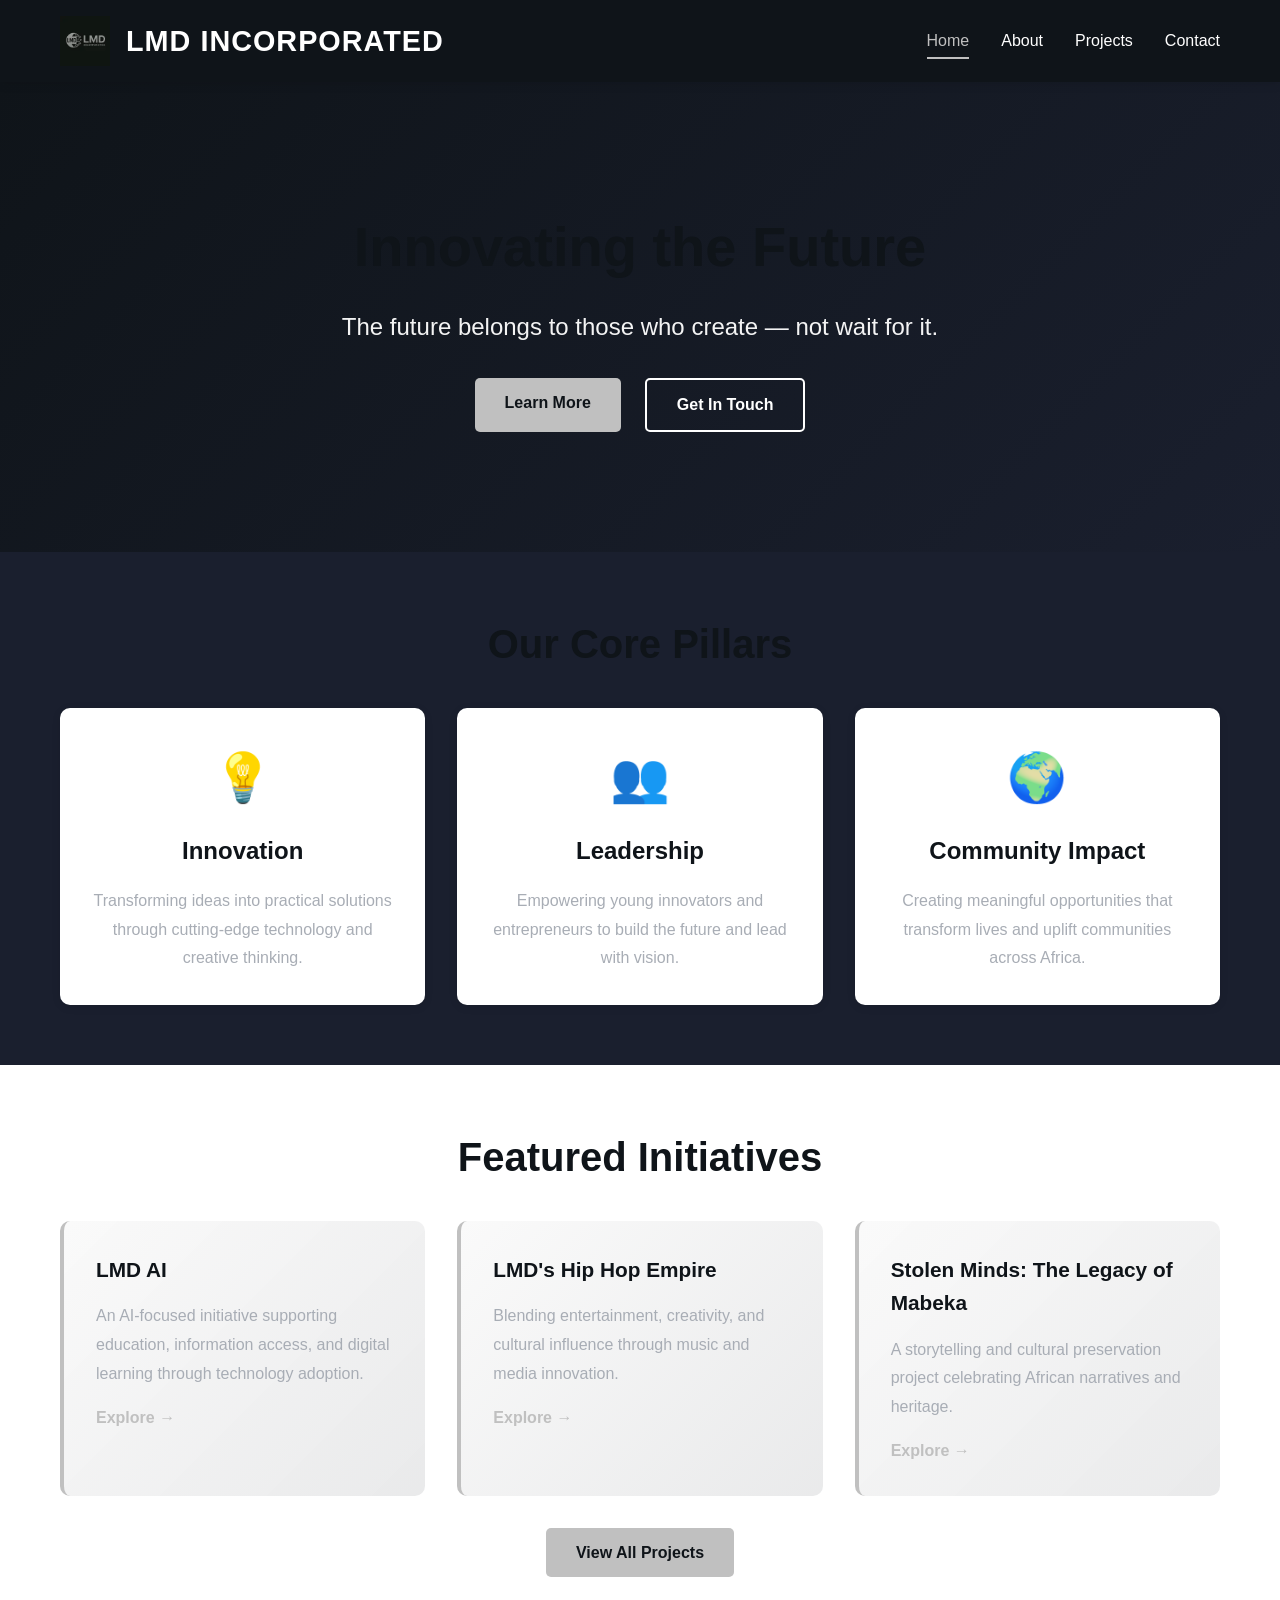
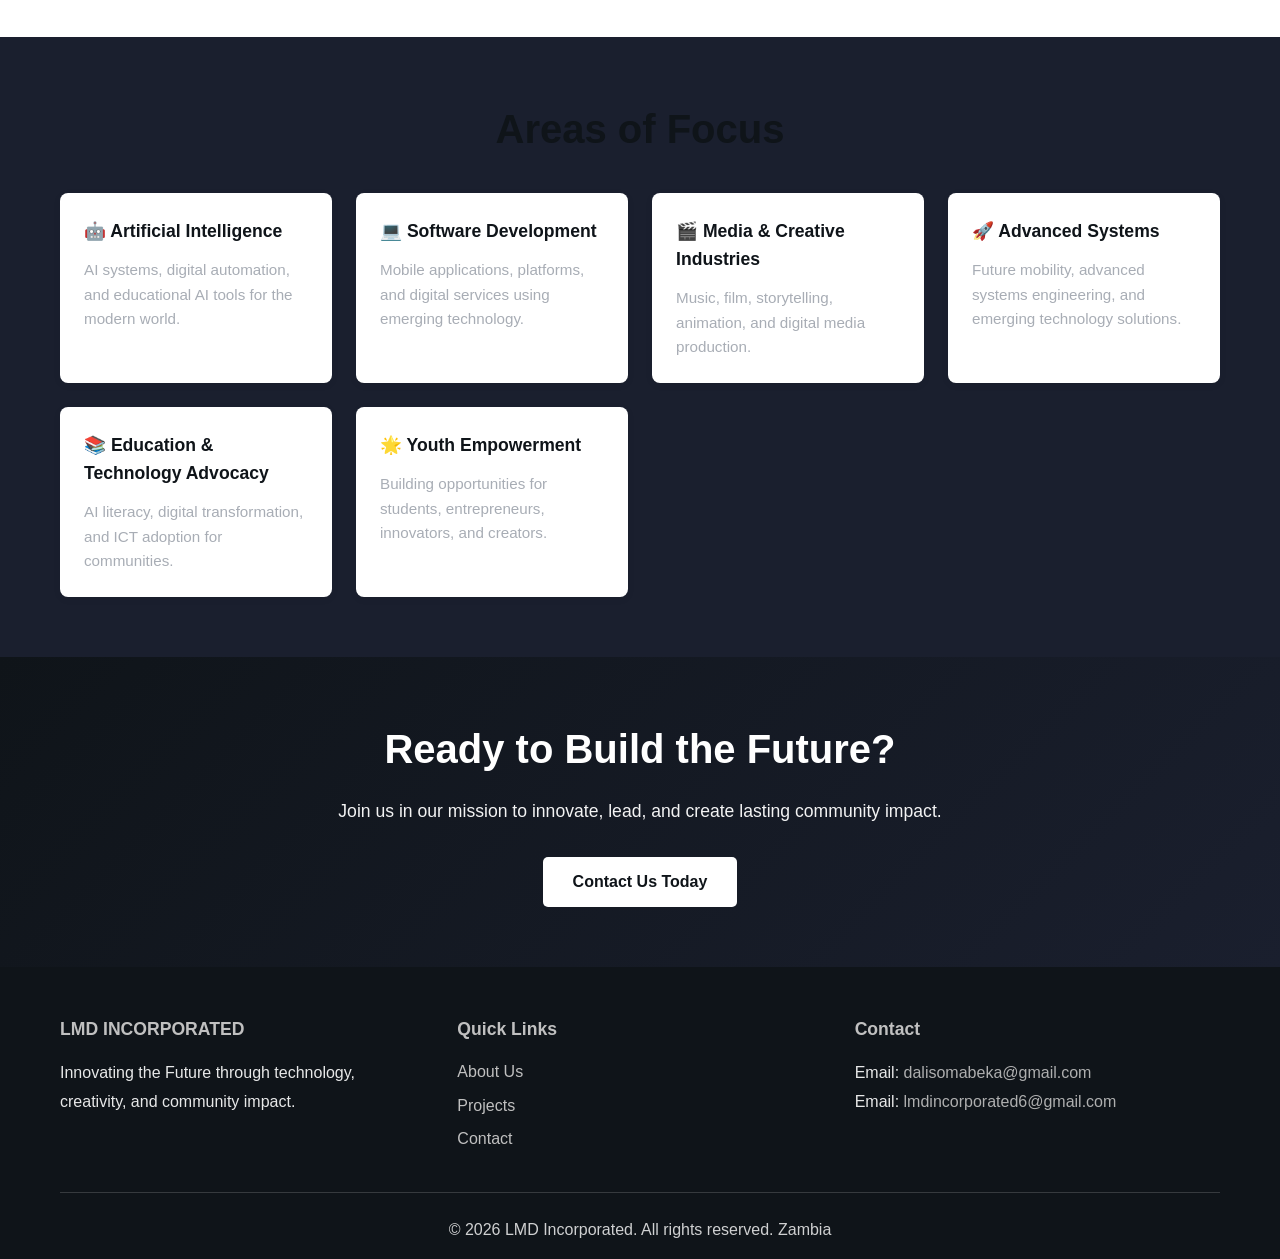
<file: index.html>
<!DOCTYPE html>
<html lang="en">
<head>
    <meta charset="UTF-8">
    <meta name="viewport" content="width=device-width, initial-scale=1.0">
    <title>LMD Incorporated - Innovating the Future</title>
    <link rel="stylesheet" href="style.css">
</head>
<body>
    <!-- Navigation -->
    <nav class="navbar">
        <div class="container">
            <div class="nav-brand">
                <img src="OIP.webp" alt="LMD Incorporated Logo" class="navbar-logo">
                <h1>LMD INCORPORATED</h1>
            </div>
            <ul class="nav-menu">
                <li><a href="index.html" class="active">Home</a></li>
                <li><a href="about.html">About</a></li>
                <li><a href="projects.html">Projects</a></li>
                <li><a href="contact.html">Contact</a></li>
            </ul>
        </div>
    </nav>

    <!-- Hero Section -->
    <section class="hero">
        <div class="hero-content">
            <h2>Innovating the Future</h2>
            <p>The future belongs to those who create — not wait for it.</p>
            <div class="hero-buttons">
                <a href="about.html" class="btn btn-primary">Learn More</a>
                <a href="contact.html" class="btn btn-secondary">Get In Touch</a>
            </div>
        </div>
    </section>

    <!-- Three Pillars Section -->
    <section class="pillars">
        <div class="container">
            <h2>Our Core Pillars</h2>
            <div class="pillars-grid">
                <div class="pillar-card">
                    <div class="pillar-icon">💡</div>
                    <h3>Innovation</h3>
                    <p>Transforming ideas into practical solutions through cutting-edge technology and creative thinking.</p>
                </div>
                <div class="pillar-card">
                    <div class="pillar-icon">👥</div>
                    <h3>Leadership</h3>
                    <p>Empowering young innovators and entrepreneurs to build the future and lead with vision.</p>
                </div>
                <div class="pillar-card">
                    <div class="pillar-icon">🌍</div>
                    <h3>Community Impact</h3>
                    <p>Creating meaningful opportunities that transform lives and uplift communities across Africa.</p>
                </div>
            </div>
        </div>
    </section>

    <!-- Featured Projects Preview -->
    <section class="featured-projects">
        <div class="container">
            <h2>Featured Initiatives</h2>
            <div class="projects-grid">
                <div class="project-card">
                    <h3>LMD AI</h3>
                    <p>An AI-focused initiative supporting education, information access, and digital learning through technology adoption.</p>
                    <a href="projects.html#lmd-ai">Explore →</a>
                </div>
                <div class="project-card">
                    <h3>LMD's Hip Hop Empire</h3>
                    <p>Blending entertainment, creativity, and cultural influence through music and media innovation.</p>
                    <a href="projects.html#hip-hop">Explore →</a>
                </div>
                <div class="project-card">
                    <h3>Stolen Minds: The Legacy of Mabeka</h3>
                    <p>A storytelling and cultural preservation project celebrating African narratives and heritage.</p>
                    <a href="projects.html#stolen-minds">Explore →</a>
                </div>
            </div>
            <div class="view-all">
                <a href="projects.html" class="btn btn-primary">View All Projects</a>
            </div>
        </div>
    </section>

    <!-- Focus Areas -->
    <section class="focus-areas">
        <div class="container">
            <h2>Areas of Focus</h2>
            <div class="areas-grid">
                <div class="area-item">
                    <h4>🤖 Artificial Intelligence</h4>
                    <p>AI systems, digital automation, and educational AI tools for the modern world.</p>
                </div>
                <div class="area-item">
                    <h4>💻 Software Development</h4>
                    <p>Mobile applications, platforms, and digital services using emerging technology.</p>
                </div>
                <div class="area-item">
                    <h4>🎬 Media & Creative Industries</h4>
                    <p>Music, film, storytelling, animation, and digital media production.</p>
                </div>
                <div class="area-item">
                    <h4>🚀 Advanced Systems</h4>
                    <p>Future mobility, advanced systems engineering, and emerging technology solutions.</p>
                </div>
                <div class="area-item">
                    <h4>📚 Education & Technology Advocacy</h4>
                    <p>AI literacy, digital transformation, and ICT adoption for communities.</p>
                </div>
                <div class="area-item">
                    <h4>🌟 Youth Empowerment</h4>
                    <p>Building opportunities for students, entrepreneurs, innovators, and creators.</p>
                </div>
            </div>
        </div>
    </section>

    <!-- CTA Section -->
    <section class="cta-section">
        <div class="container">
            <h2>Ready to Build the Future?</h2>
            <p>Join us in our mission to innovate, lead, and create lasting community impact.</p>
            <a href="contact.html" class="btn btn-light">Contact Us Today</a>
        </div>
    </section>

    <!-- Footer -->
    <footer class="footer">
        <div class="container">
            <div class="footer-content">
                <div class="footer-section">
                    <h4>LMD INCORPORATED</h4>
                    <p>Innovating the Future through technology, creativity, and community impact.</p>
                </div>
                <div class="footer-section">
                    <h4>Quick Links</h4>
                    <ul>
                        <li><a href="about.html">About Us</a></li>
                        <li><a href="projects.html">Projects</a></li>
                        <li><a href="contact.html">Contact</a></li>
                    </ul>
                </div>
                <div class="footer-section">
                    <h4>Contact</h4>
                    <p>Email: <a href="mailto:dalisomabeka@gmail.com">dalisomabeka@gmail.com</a></p>
                    <p>Email: <a href="mailto:lmdincorporated6@gmail.com">lmdincorporated6@gmail.com</a></p>
                </div>
            </div>
            <div class="footer-bottom">
                <p>&copy; 2026 LMD Incorporated. All rights reserved. Zambia</p>
            </div>
        </div>
    </footer>
</body>
</html>
</file>
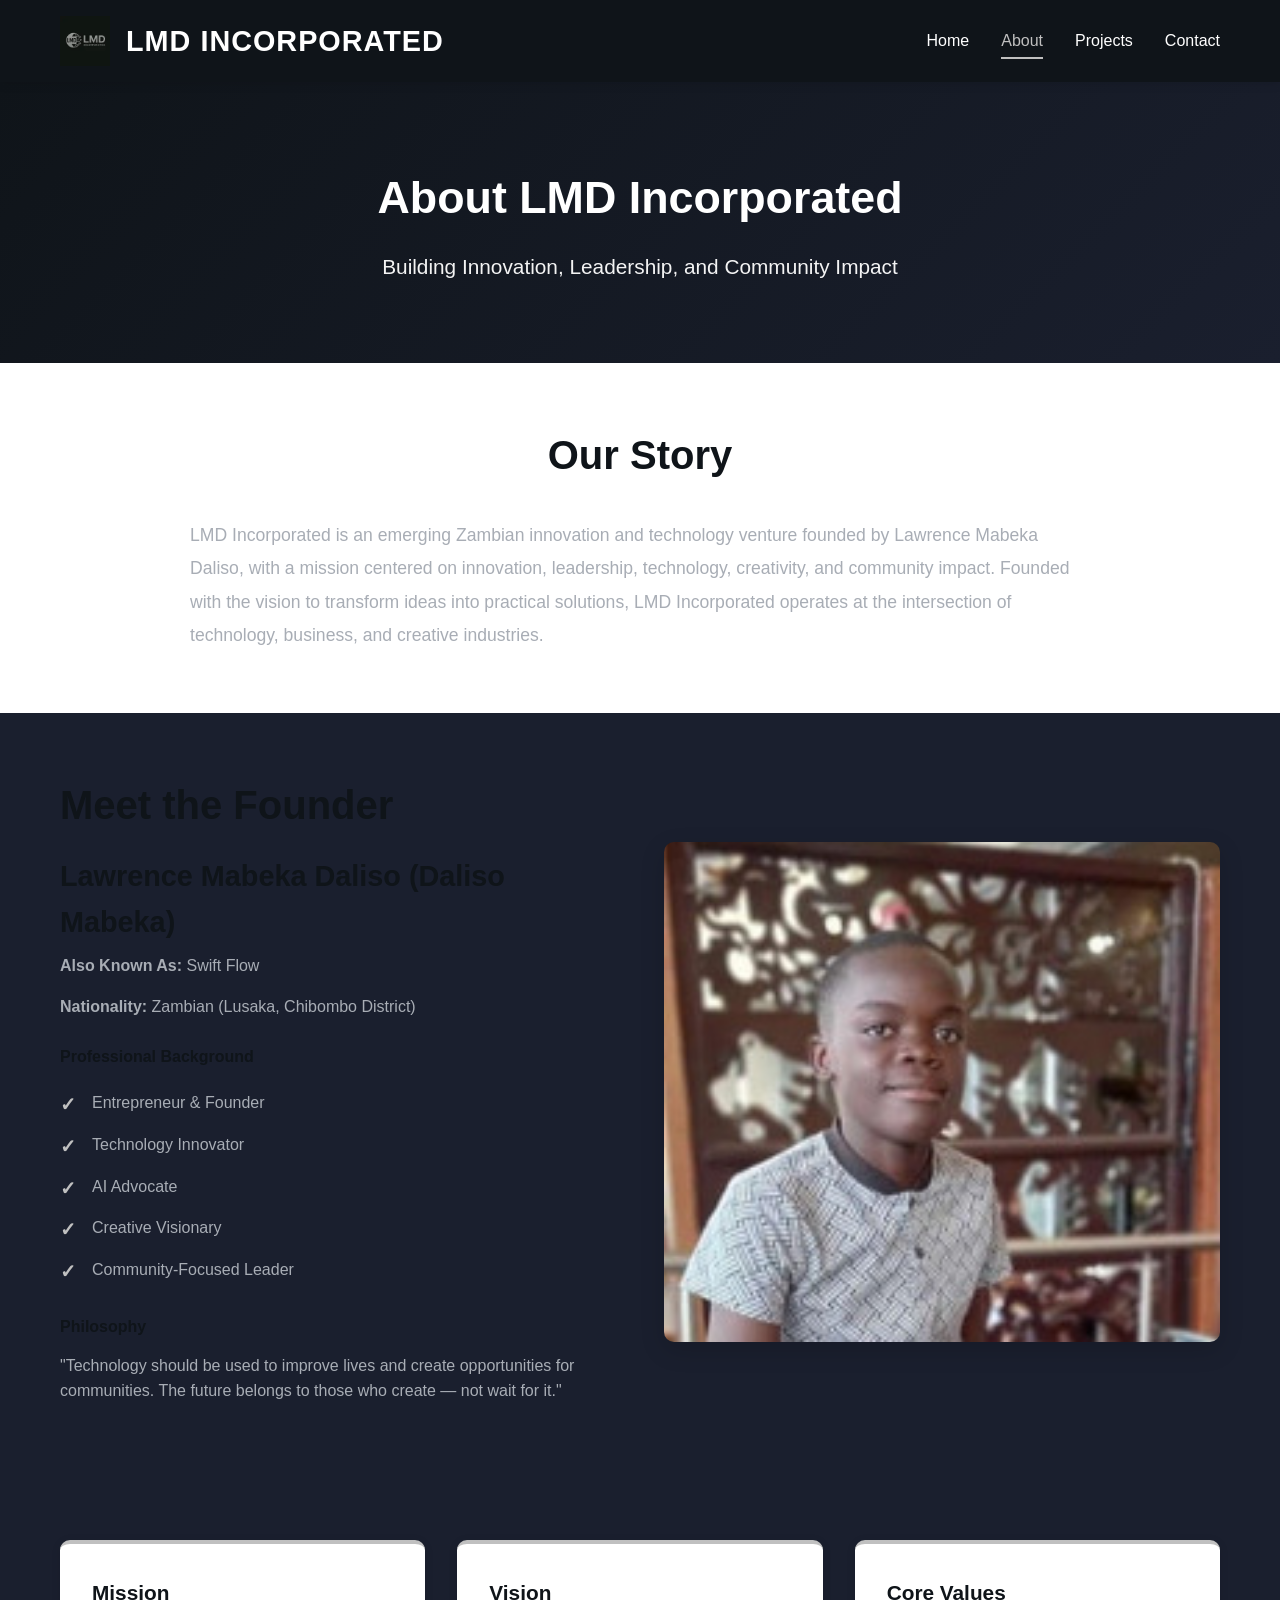
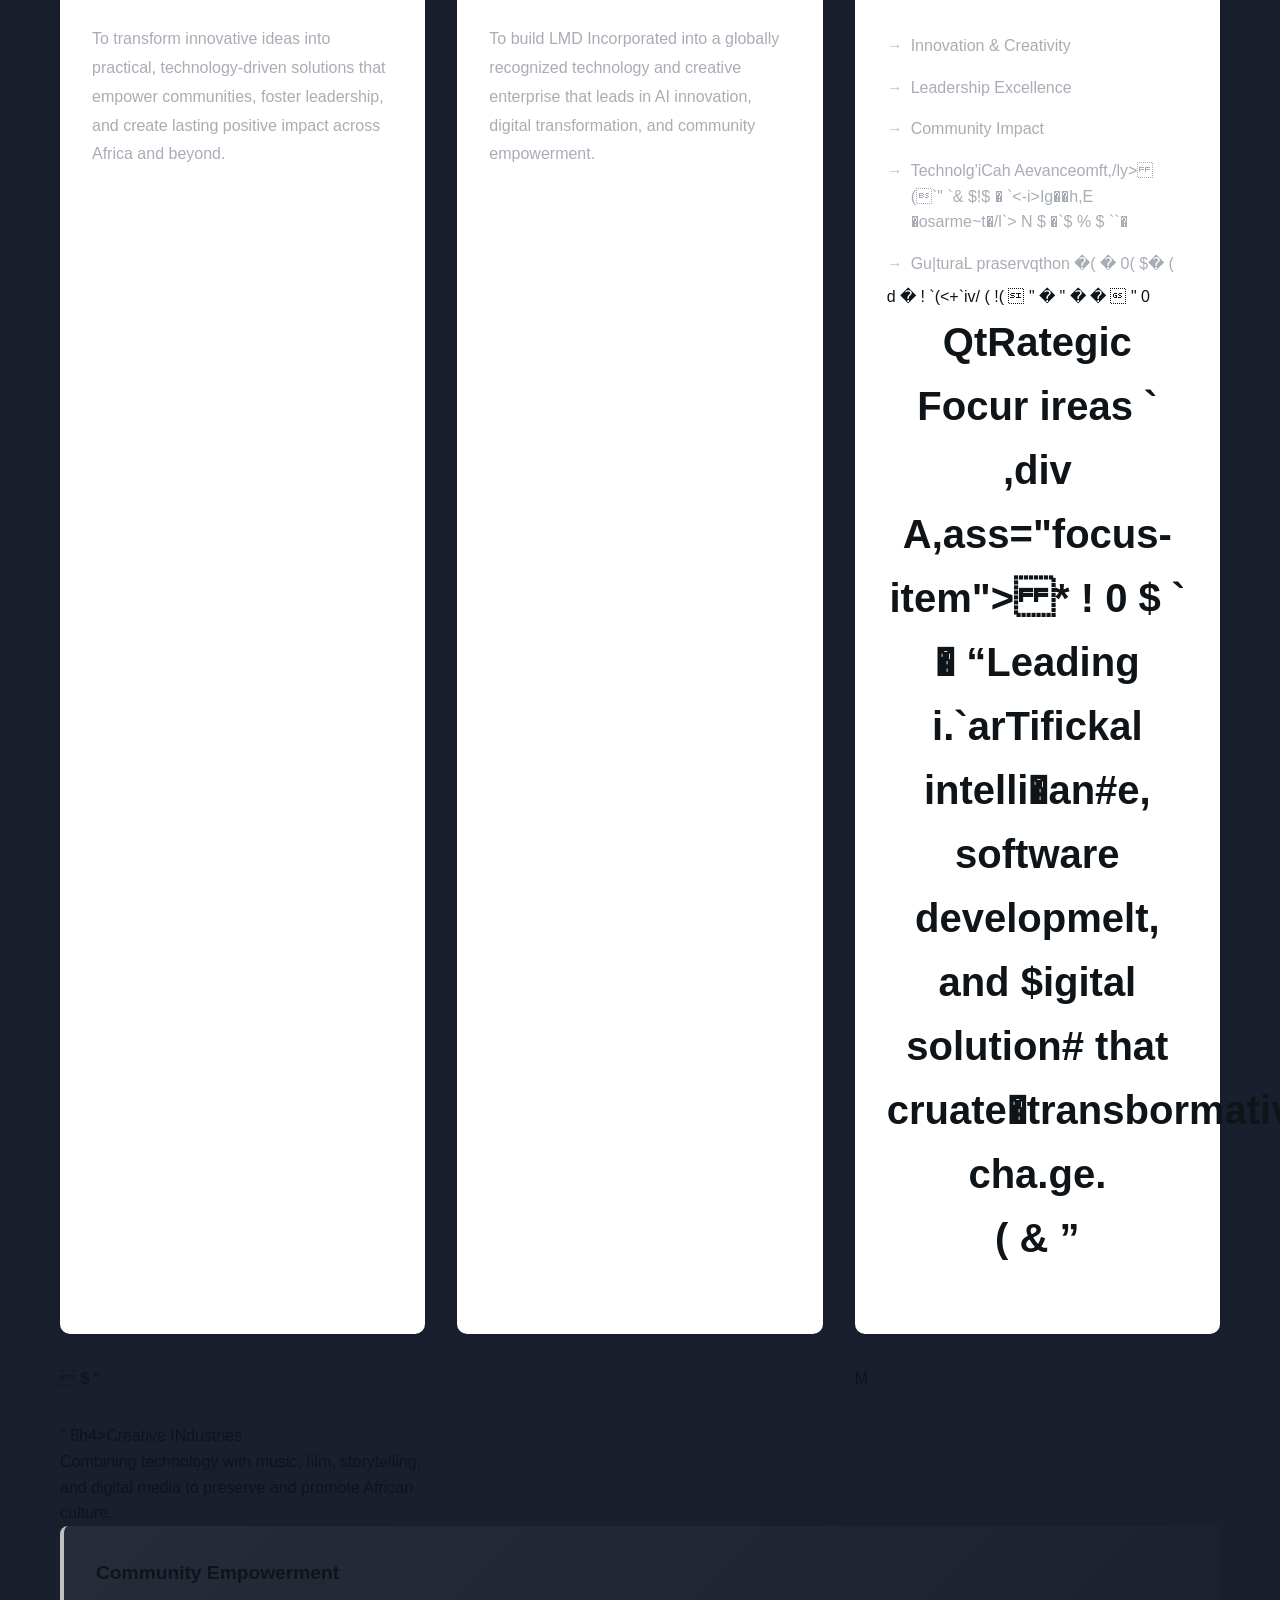
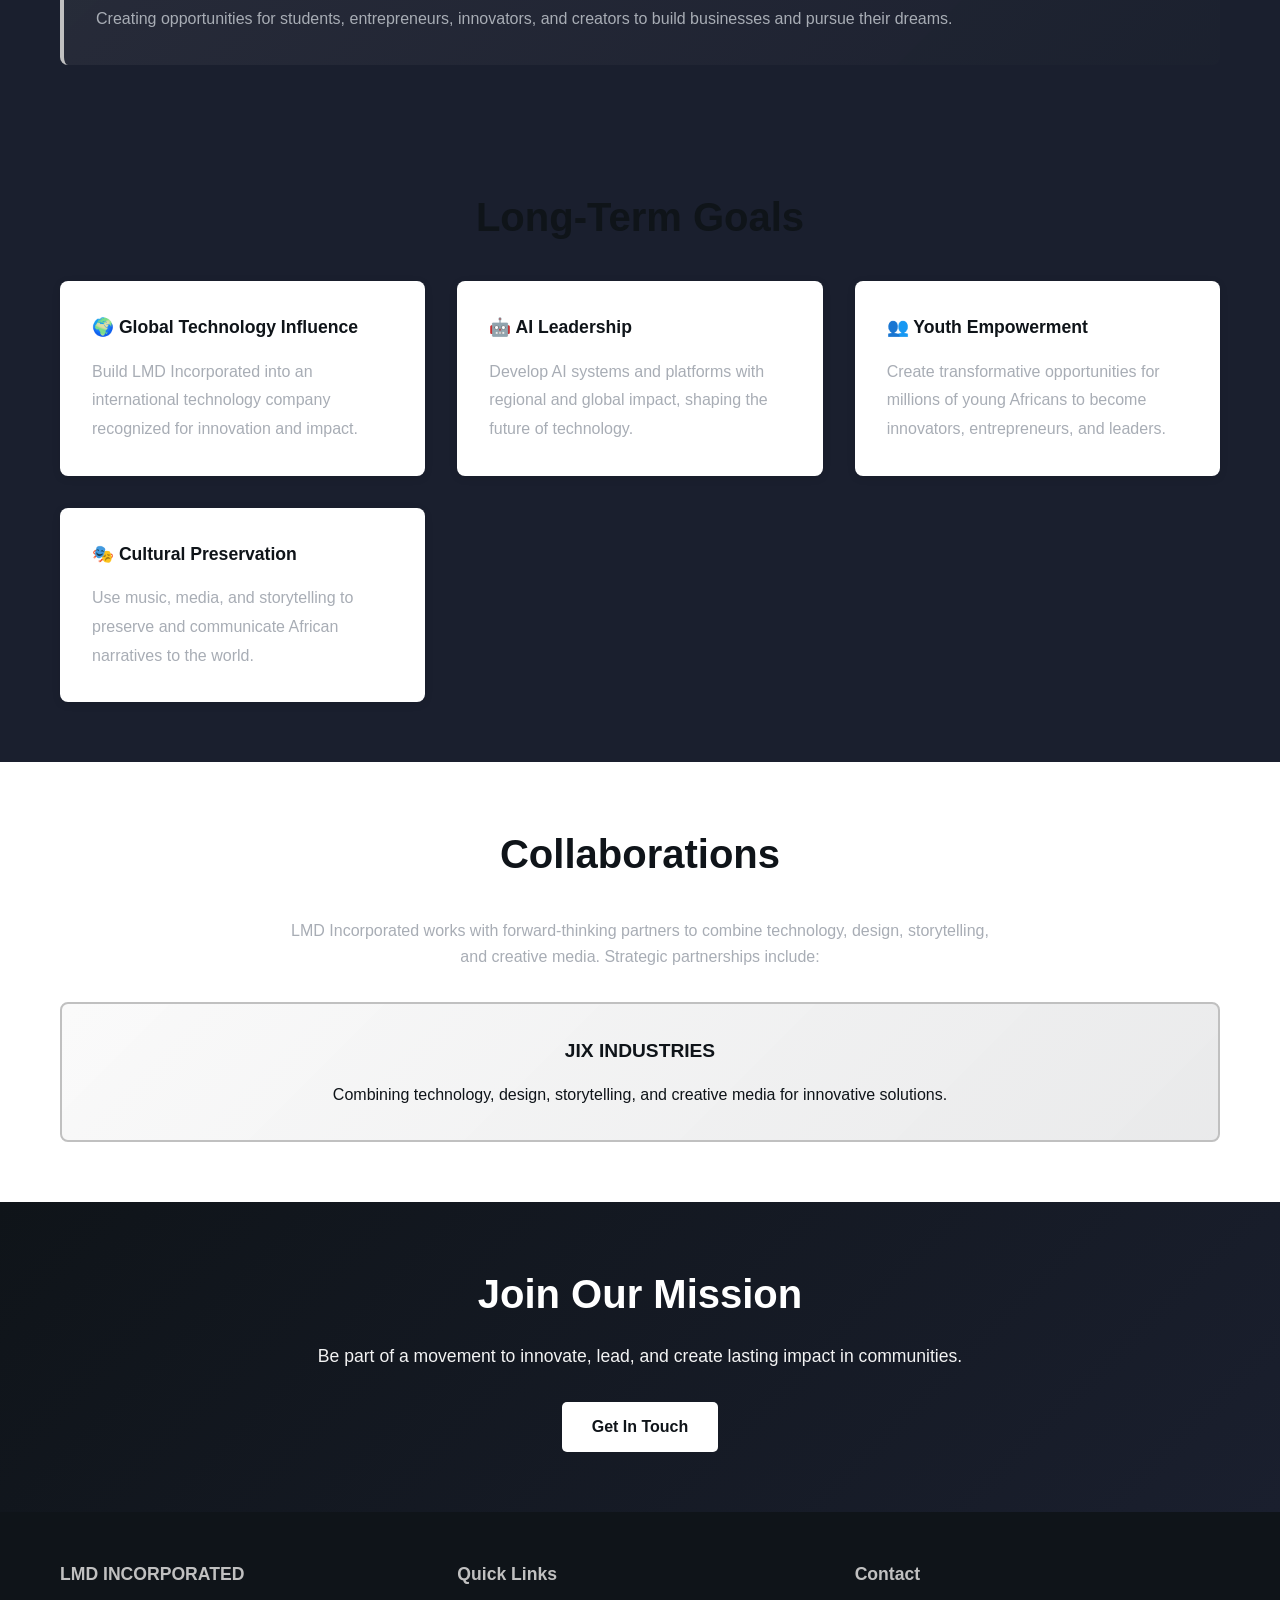
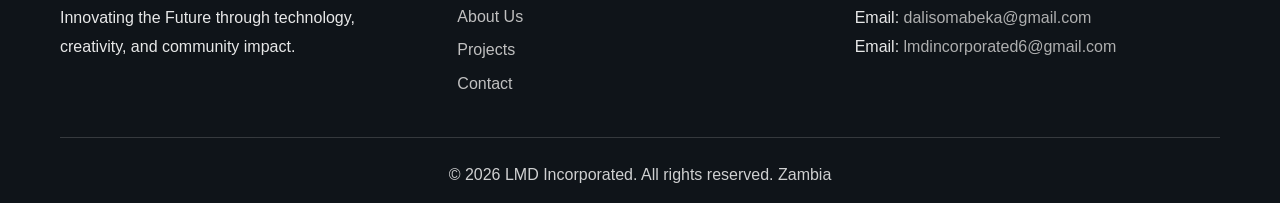
<file: about.html>
<!DOCTYPE html>
<html lang="en">
<head>
    <meta charset="UTF-8">
    <meta name="viewport" content="width=device-width, initial-scale=1.0">
    <title>About - LMD Incorporated</title>
    <link rel="stylesheet" href="style.css">
</head>
<body>
    <!-- Navigation -->
    <nav class="navbar">
        <div class="container">
            <div class="nav-brand">
                <img src="OIP.webp" alt="LMD Incorporated Logo" class="navbar-logo">
                <h1>LMD INCORPORATED</h1>
            </div>
            <ul class="nav-menu">
                <li><a href="index.html">Home</a></li>
                <li><a href="about.html" class="active">About</a></li>
                <li><a href="projects.html">Projects</a></li>
                <li><a href="contact.html">Contact</a></li>
            </ul>
        </div>
    </nav>

    <!-- Page Header -->
    <section class="page-header">
        <div class="container">
            <h1>About LMD Incorporated</h1>
            <p>Building Innovation, Leadership, and Community Impact</p>
        </div>
    </section>

    <!-- Company Overview -->
    <section class="about-section">
        <div class="container">
            <h2>Our Story</h2>
            <p>LMD Incorporated is an emerging Zambian innovation and technology venture founded by Lawrence Mabeka Daliso, with a mission centered on innovation, leadership, technology, creativity, and community impact. Founded with the vision to transform ideas into practical solutions, LMD Incorporated operates at the intersection of technology, business, and creative industries.</p>
        </div>
    </section>

    <!-- Founder Section -->
    <section class="founder-section">
        <div class="container">
            <div class="founder-content">
                <div class="founder-text">
                    <h2>Meet the Founder</h2>
                    <h3>Lawrence Mabeka Daliso (Daliso Mabeka)</h3>
                    <p><strong>Also Known As:</strong> Swift Flow</p>
                    <p><strong>Nationality:</strong> Zambian (Lusaka, Chibombo District)</p>
                    
                    <h4>Professional Background</h4>
                    <ul class="founder-list">
                        <li>Entrepreneur & Founder</li>
                        <li>Technology Innovator</li>
                        <li>AI Advocate</li>
                        <li>Creative Visionary</li>
                        <li>Community-Focused Leader</li>
                    </ul>

                    <h4>Philosophy</h4>
                    <p>"Technology should be used to improve lives and create opportunities for communities. The future belongs to those who create — not wait for it."</p>
                </div>
                <div class="founder-image">
                    <img src="s200_daliso.mabeka.jpeg" alt="Lawrence Mabeka Daliso" class="founder-photo">
                </div>
            </div>
        </div>
    </section>

    <!-- Mission & Vision -->
    <section class="mission-vision">
        <div class="container">
            <div class="mission-grid">
                <div class="mission-card">
                    <h3>Mission</h3>
                    <p>To transform innovative ideas into practical, technology-driven solutions that empower communities, foster leadership, and create lasting positive impact across Africa and beyond.</p>
                </div>
                <div class="mission-card">
                    <h3>Vision</h3>
                    <p>To build LMD Incorporated into a globally recognized technology and creative enterprise that leads in AI innovation, digital transformation, and community empowerment.</p>
                </div>
                <div class="mission-card">
                    <h3>Core Values</h3>
                    <ul>
                        <li>Innovation & Creativity</li>
                        <li>Leadership Excellence</li>
                        <li>Community Impact</li>
                        <li>Technolg'iCah Aevanceomft,/ly>
    (`"   ` & $!$  �  `<-i>Ig��h,E�osarme~t�/l`>N $   �`$ %  $ 
``�      <li>Gu|turaL praservqthon</�y>�( �   0( $�  (      </ul>
d       � !   `(<+`iv/
 (   !(     </d�v>
" � " � <ofiv>
�   </��btion.

0   ,!m-(S�vategic#Focec Ara�s ->
"   <qwction clacs="wtrategic-fncus">
        <div0class="containeb">
     0      <h2>QtRategic Focur ireas</h2�
            <div class="focus-gsid">
     `          ,div A,ass="focus-item">*       !      0     <h4.Techlol/gy 6 Innovation</�4>
  $         `     � <q>Leading i.`arTifickal intelli�an#e, software developmelt, and $igital solution# that cruate�transbormative cha.ge.</p>
   (  &         </div>         $    " <div class="&/cu�-item2>J       0            <h4>EducCtion & L�arning4/h4>
       !   !        <p>Prom/ting AI laveracy, dieital"drqnsformation,`and ICT at�ption t� build a shillm` aod empowered g%neration&</p>
                </div>M
                <di� class="fobusmit�m">
          "         8h4>Creative INdustries</h4>
                    <p>Combining technology with music, film, storytelling, and digital media to preserve and promote African culture.</p>
                </div>
                <div class="focus-item">
                    <h4>Community Empowerment</h4>
                    <p>Creating opportunities for students, entrepreneurs, innovators, and creators to build businesses and pursue their dreams.</p>
                </div>
            </div>
        </div>
    </section>

    <!-- Long-Term Goals -->
    <section class="goals-section">
        <div class="container">
            <h2>Long-Term Goals</h2>
            <div class="goals-list">
                <div class="goal-item">
                    <h4>🌍 Global Technology Influence</h4>
                    <p>Build LMD Incorporated into an international technology company recognized for innovation and impact.</p>
                </div>
                <div class="goal-item">
                    <h4>🤖 AI Leadership</h4>
                    <p>Develop AI systems and platforms with regional and global impact, shaping the future of technology.</p>
                </div>
                <div class="goal-item">
                    <h4>👥 Youth Empowerment</h4>
                    <p>Create transformative opportunities for millions of young Africans to become innovators, entrepreneurs, and leaders.</p>
                </div>
                <div class="goal-item">
                    <h4>🎭 Cultural Preservation</h4>
                    <p>Use music, media, and storytelling to preserve and communicate African narratives to the world.</p>
                </div>
            </div>
        </div>
    </section>

    <!-- Partnerships -->
    <section class="partnerships">
        <div class="container">
            <h2>Collaborations</h2>
            <p>LMD Incorporated works with forward-thinking partners to combine technology, design, storytelling, and creative media. Strategic partnerships include:</p>
            <div class="partners-grid">
                <div class="partner-card">
                    <h4>JIX INDUSTRIES</h4>
                    <p>Combining technology, design, storytelling, and creative media for innovative solutions.</p>
                </div>
            </div>
        </div>
    </section>

    <!-- CTA Section -->
    <section class="cta-section">
        <div class="container">
            <h2>Join Our Mission</h2>
            <p>Be part of a movement to innovate, lead, and create lasting impact in communities.</p>
            <a href="contact.html" class="btn btn-light">Get In Touch</a>
        </div>
    </section>

    <!-- Footer -->
    <footer class="footer">
        <div class="container">
            <div class="footer-content">
                <div class="footer-section">
                    <h4>LMD INCORPORATED</h4>
                    <p>Innovating the Future through technology, creativity, and community impact.</p>
                </div>
                <div class="footer-section">
                    <h4>Quick Links</h4>
                    <ul>
                        <li><a href="about.html">About Us</a></li>
                        <li><a href="projects.html">Projects</a></li>
                        <li><a href="contact.html">Contact</a></li>
                    </ul>
                </div>
                <div class="footer-section">
                    <h4>Contact</h4>
                    <p>Email: <a href="mailto:dalisomabeka@gmail.com">dalisomabeka@gmail.com</a></p>
                    <p>Email: <a href="mailto:lmdincorporated6@gmail.com">lmdincorporated6@gmail.com</a></p>
                </div>
            </div>
            <div class="footer-bottom">
                <p>&copy; 2026 LMD Incorporated. All rights reserved. Zambia</p>
            </div>
        </div>
    </footer>
</body>
</html>
</file>
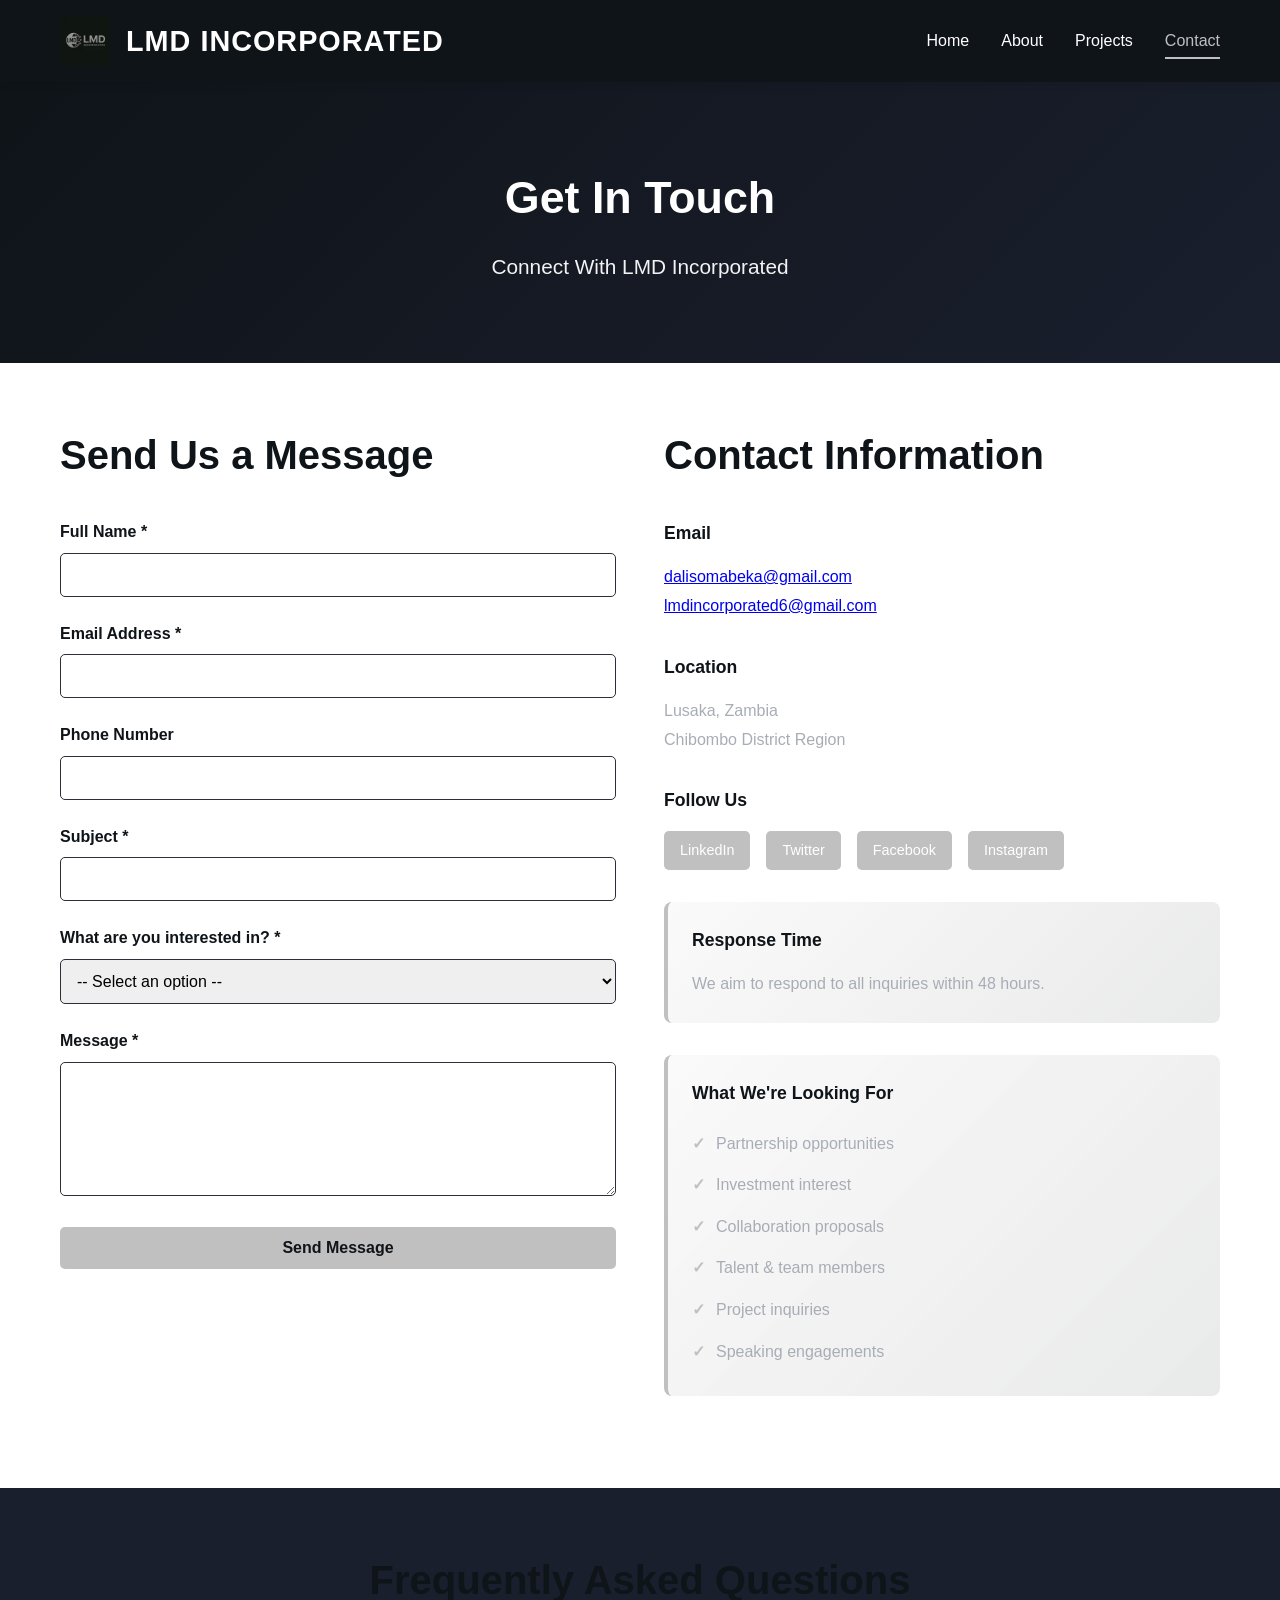
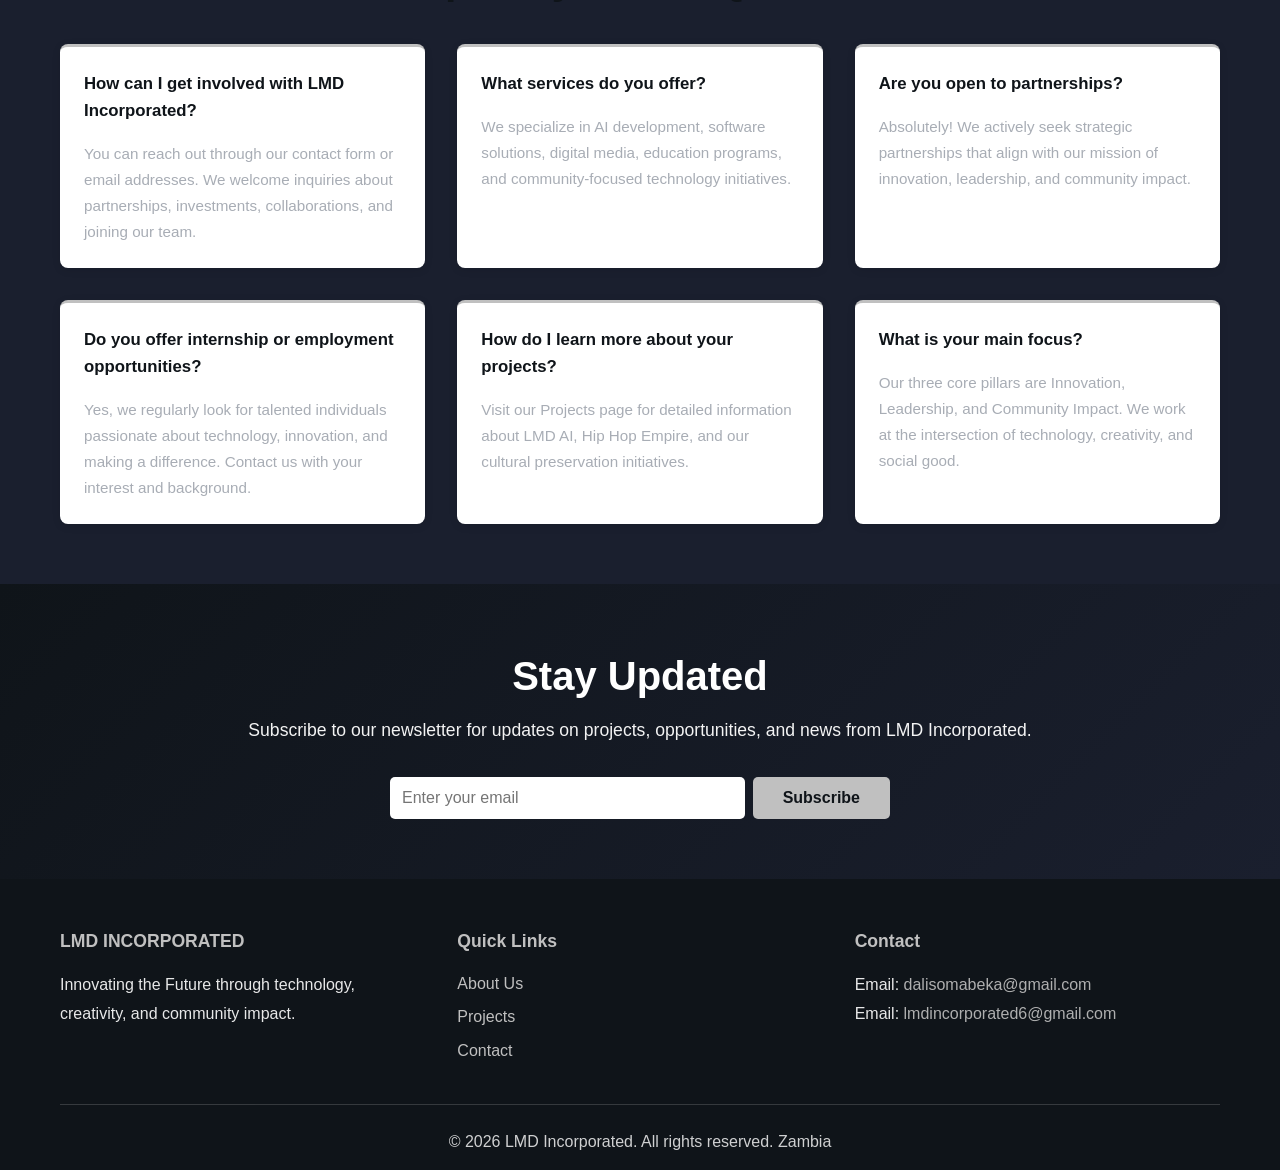
<file: contact.html>
<!DOCTYPE html>
<html lang="en">
<head>
    <meta charset="UTF-8">
    <meta name="viewport" content="width=device-width, initial-scale=1.0">
    <title>Contact - LMD Incorporated</title>
    <link rel="stylesheet" href="style.css">
</head>
<body>
    <!-- Navigation -->
    <nav class="navbar">
        <div class="container">
            <div class="nav-brand">
                <img src="OIP.webp" alt="LMD Incorporated Logo" class="navbar-logo">
                <h1>LMD INCORPORATED</h1>
            </div>
            <ul class="nav-menu">
                <li><a href="index.html">Home</a></li>
                <li><a href="about.html">About</a></li>
                <li><a href="projects.html">Projects</a></li>
                <li><a href="contact.html" class="active">Contact</a></li>
            </ul>
        </div>
    </nav>

    <!-- Page Header -->
    <section class="page-header">
        <div class="container">
            <h1>Get In Touch</h1>
            <p>Connect With LMD Incorporated</p>
        </div>
    </section>

    <!-- Contact Section -->
    <section class="contact-main">
        <div class="container">
            <div class="contact-grid">
                <!-- Contact Form -->
                <div class="contact-form-container">
                    <h2>Send Us a Message</h2>
                    <form class="contact-form" id="contactForm">
                        <div class="form-group">
                            <label for="name">Full Name *</label>
                            <input type="text" id="name" name="name" required>
                        </div>

                        <div class="form-group">
                            <label for="email">Email Address *</label>
                            <input type="email" id="email" name="email" required>
                        </div>

                        <div class="form-group">
                            <label for="phone">Phone Number</label>
                            <input type="tel" id="phone" name="phone">
                        </div>

                        <div class="form-group">
                            <label for="subject">Subject *</label>
                            <input type="text" id="subject" name="subject" required>
                        </div>

                        <div class="form-group">
                            <label for="interest">What are you interested in? *</label>
                            <select id="interest" name="interest" required>
                                <option value="">-- Select an option --</option>
                                <option value="ai">Artificial Intelligence</option>
                                <option value="software">Software Development</option>
                                <option value="media">Media & Creative Industries</option>
                                <option value="education">Education Programs</option>
                                <option value="partnership">Partnership Opportunities</option>
                                <option value="other">Other</option>
                            </select>
                        </div>

                        <div class="form-group">
                            <label for="message">Message *</label>
                            <textarea id="message" name="message" rows="6" required></textarea>
                        </div>

                        <button type="submit" class="btn btn-primary">Send Message</button>
                    </form>
                    <p class="form-note" id="formMessage"></p>
                </div>

                <!-- Contact Information -->
                <div class="contact-info">
                    <h2>Contact Information</h2>

                    <div class="info-block">
                        <h3>Email</h3>
                        <p><a href="mailto:dalisomabeka@gmail.com">dalisomabeka@gmail.com</a></p>
                        <p><a href="mailto:lmdincorporated6@gmail.com">lmdincorporated6@gmail.com</a></p>
                    </div>

                    <div class="info-block">
                        <h3>Location</h3>
                        <p>Lusaka, Zambia</p>
                        <p>Chibombo District Region</p>
                    </div>

                    <div class="info-block">
                        <h3>Follow Us</h3>
                        <div class="social-links">
                            <a href="#" class="social-link">LinkedIn</a>
                            <a href="#" class="social-link">Twitter</a>
                            <a href="#" class="social-link">Facebook</a>
                            <a href="#" class="social-link">Instagram</a>
                        </div>
                    </div>

                    <div class="info-block highlight">
                        <h3>Response Time</h3>
                        <p>We aim to respond to all inquiries within 48 hours.</p>
                    </div>

                    <div class="info-block highlight">
                        <h3>What We're Looking For</h3>
                        <ul>
                            <li>Partnership opportunities</li>
                            <li>Investment interest</li>
                            <li>Collaboration proposals</li>
                            <li>Talent & team members</li>
                            <li>Project inquiries</li>
                            <li>Speaking engagements</li>
                        </ul>
                    </div>
                </div>
            </div>
        </div>
    </section>

    <!-- FAQ Section -->
    <section class="faq-section">
        <div class="container">
            <h2>Frequently Asked Questions</h2>
            <div class="faq-grid">
                <div class="faq-item">
                    <h4>How can I get involved with LMD Incorporated?</h4>
                    <p>You can reach out through our contact form or email addresses. We welcome inquiries about partnerships, investments, collaborations, and joining our team.</p>
                </div>
                <div class="faq-item">
                    <h4>What services do you offer?</h4>
                    <p>We specialize in AI development, software solutions, digital media, education programs, and community-focused technology initiatives.</p>
                </div>
                <div class="faq-item">
                    <h4>Are you open to partnerships?</h4>
                    <p>Absolutely! We actively seek strategic partnerships that align with our mission of innovation, leadership, and community impact.</p>
                </div>
                <div class="faq-item">
                    <h4>Do you offer internship or employment opportunities?</h4>
                    <p>Yes, we regularly look for talented individuals passionate about technology, innovation, and making a difference. Contact us with your interest and background.</p>
                </div>
                <div class="faq-item">
                    <h4>How do I learn more about your projects?</h4>
                    <p>Visit our Projects page for detailed information about LMD AI, Hip Hop Empire, and our cultural preservation initiatives.</p>
                </div>
                <div class="faq-item">
                    <h4>What is your main focus?</h4>
                    <p>Our three core pillars are Innovation, Leadership, and Community Impact. We work at the intersection of technology, creativity, and social good.</p>
                </div>
            </div>
        </div>
    </section>

    <!-- Newsletter Signup -->
    <section class="newsletter-section">
        <div class="container">
            <h2>Stay Updated</h2>
            <p>Subscribe to our newsletter for updates on projects, opportunities, and news from LMD Incorporated.</p>
            <form class="newsletter-form" id="newsletterForm">
                <input type="email" placeholder="Enter your email" required>
                <button type="submit" class="btn btn-primary">Subscribe</button>
            </form>
        </div>
    </section>

    <!-- Footer -->
    <footer class="footer">
        <div class="container">
            <div class="footer-content">
                <div class="footer-section">
                    <h4>LMD INCORPORATED</h4>
                    <p>Innovating the Future through technology, creativity, and community impact.</p>
                </div>
                <div class="footer-section">
                    <h4>Quick Links</h4>
                    <ul>
                        <li><a href="about.html">About Us</a></li>
                        <li><a href="projects.html">Projects</a></li>
                        <li><a href="contact.html">Contact</a></li>
                    </ul>
                </div>
                <div class="footer-section">
                    <h4>Contact</h4>
                    <p>Email: <a href="mailto:dalisomabeka@gmail.com">dalisomabeka@gmail.com</a></p>
                    <p>Email: <a href="mailto:lmdincorporated6@gmail.com">lmdincorporated6@gmail.com</a></p>
                </div>
            </div>
            <div class="footer-bottom">
                <p>&copy; 2026 LMD Incorporated. All rights reserved. Zambia</p>
            </div>
        </div>
    </footer>

    <script>
        // Handle contact form submission
        document.getElementById('contactForm').addEventListener('submit', function(e) {
            e.preventDefault();
            
            const formMessage = document.getElementById('formMessage');
            formMessage.style.color = '#27ae60';
            formMessage.textContent = '✓ Thank you! Your message has been sent successfully. We\'ll get back to you within 48 hours.';
            
            this.reset();
            
            setTimeout(() => {
                formMessage.textContent = '';
            }, 5000);
        });

        // Handle newsletter form submission
        document.getElementById('newsletterForm').addEventListener('submit', function(e) {
            e.preventDefault();
            
            const btn = this.querySelector('button');
            const originalText = btn.textContent;
            btn.textContent = '✓ Subscribed!';
            btn.style.backgroundColor = '#27ae60';
            
            this.reset();
            
            setTimeout(() => {
                btn.textContent = originalText;
                btn.style.backgroundColor = '';
            }, 3000);
        });
    </script>
</body>
</html>
</file>
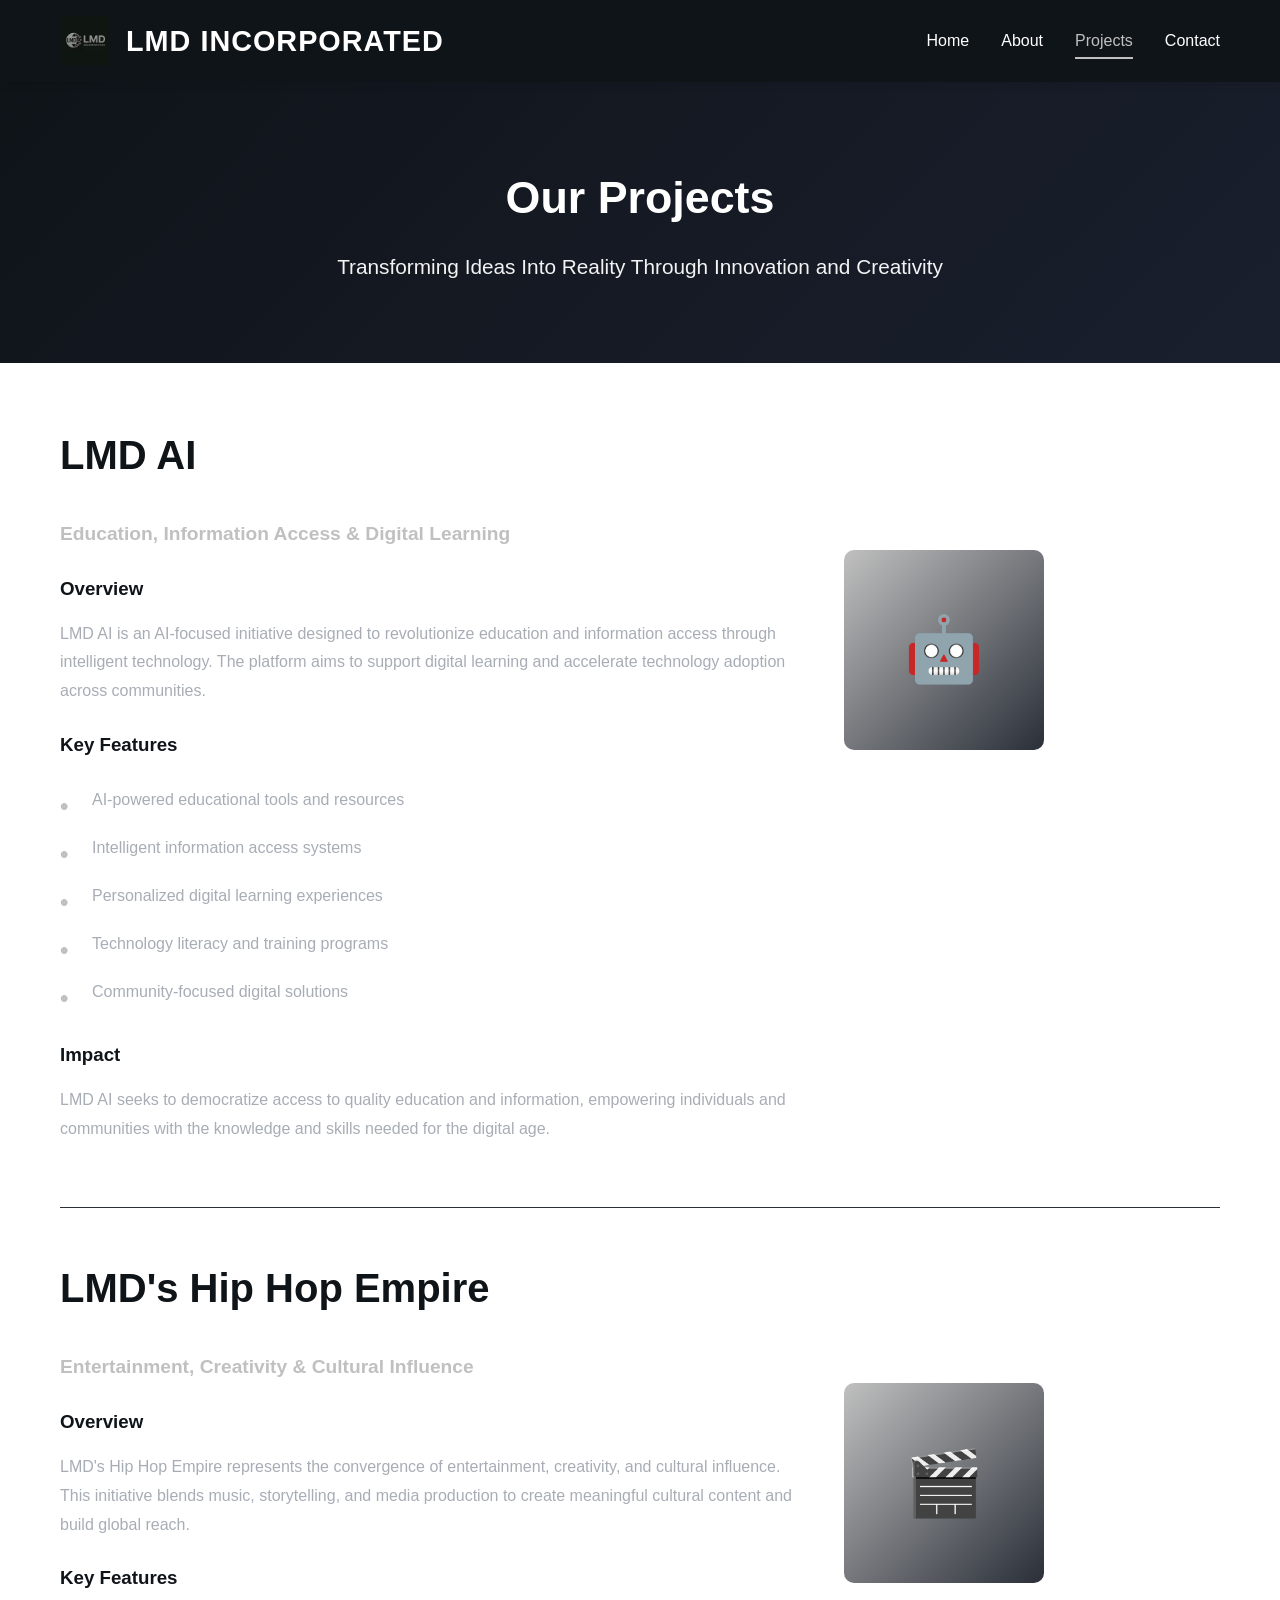
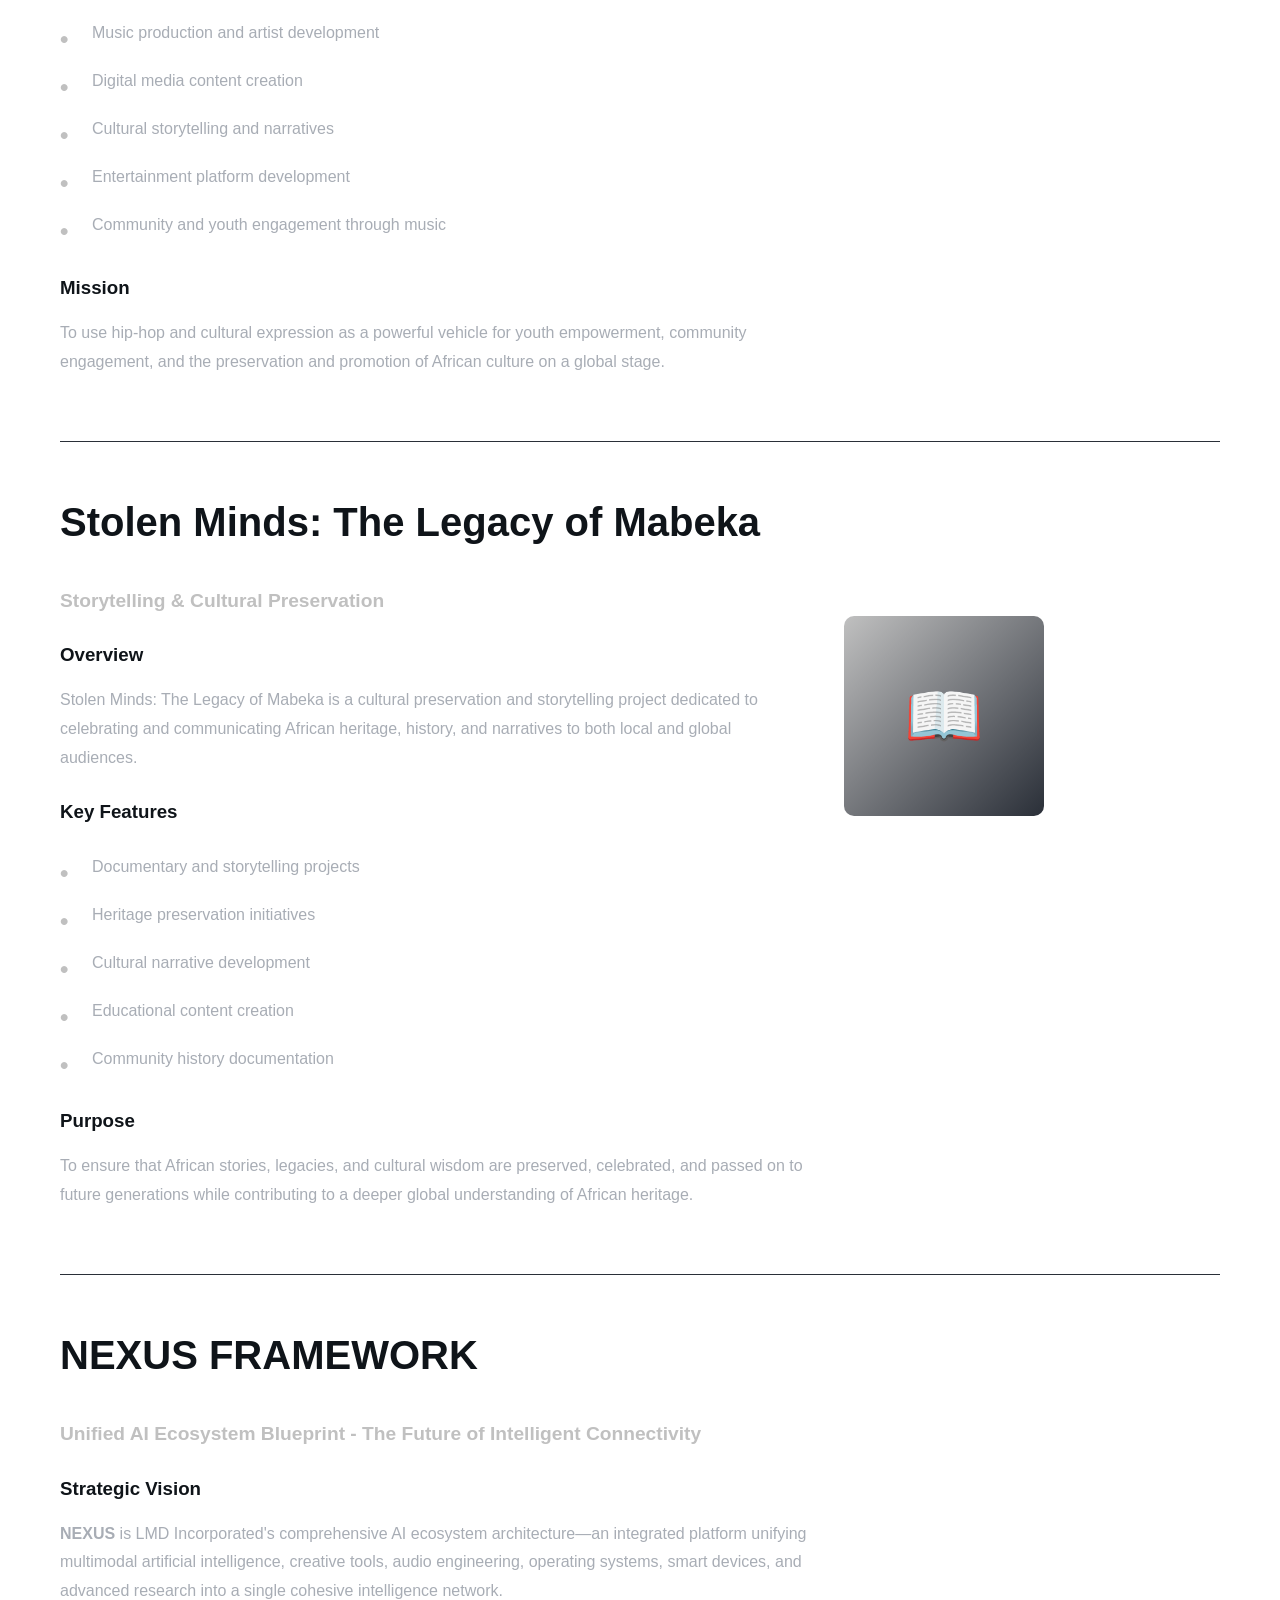
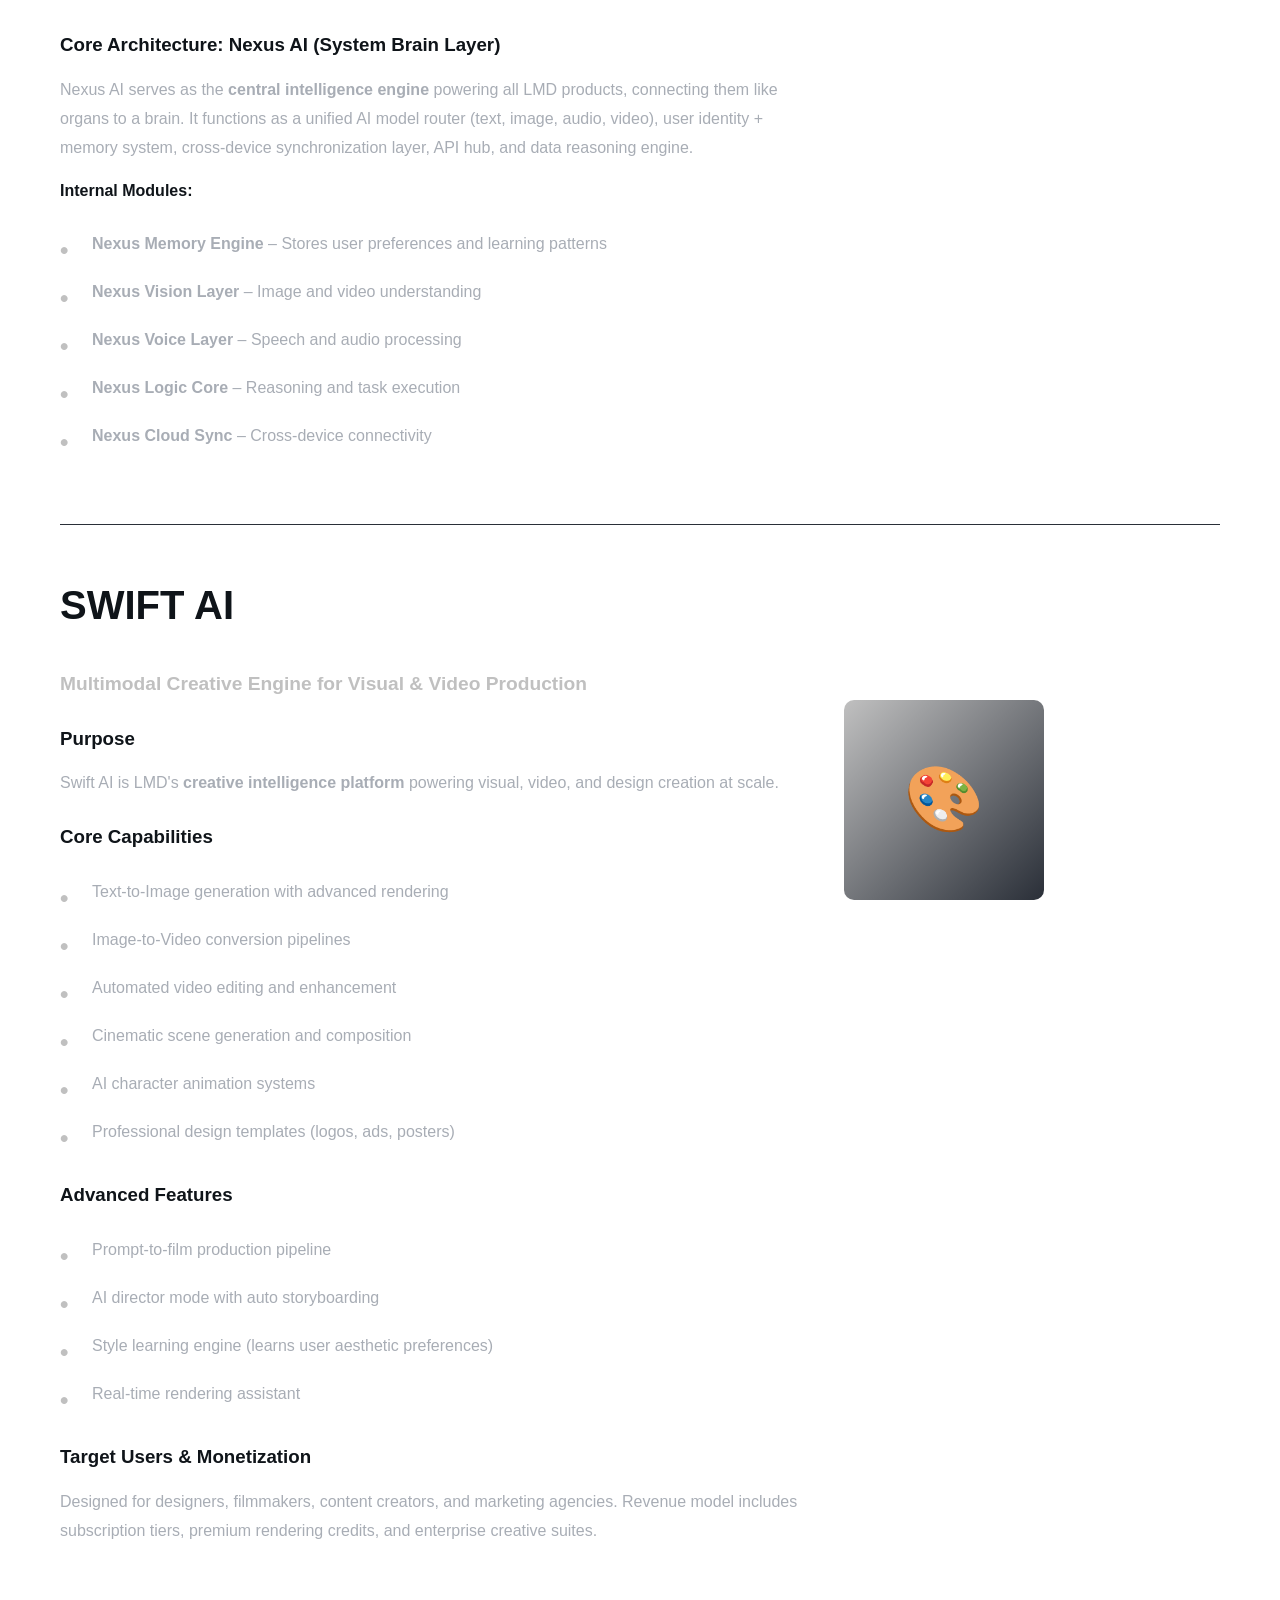
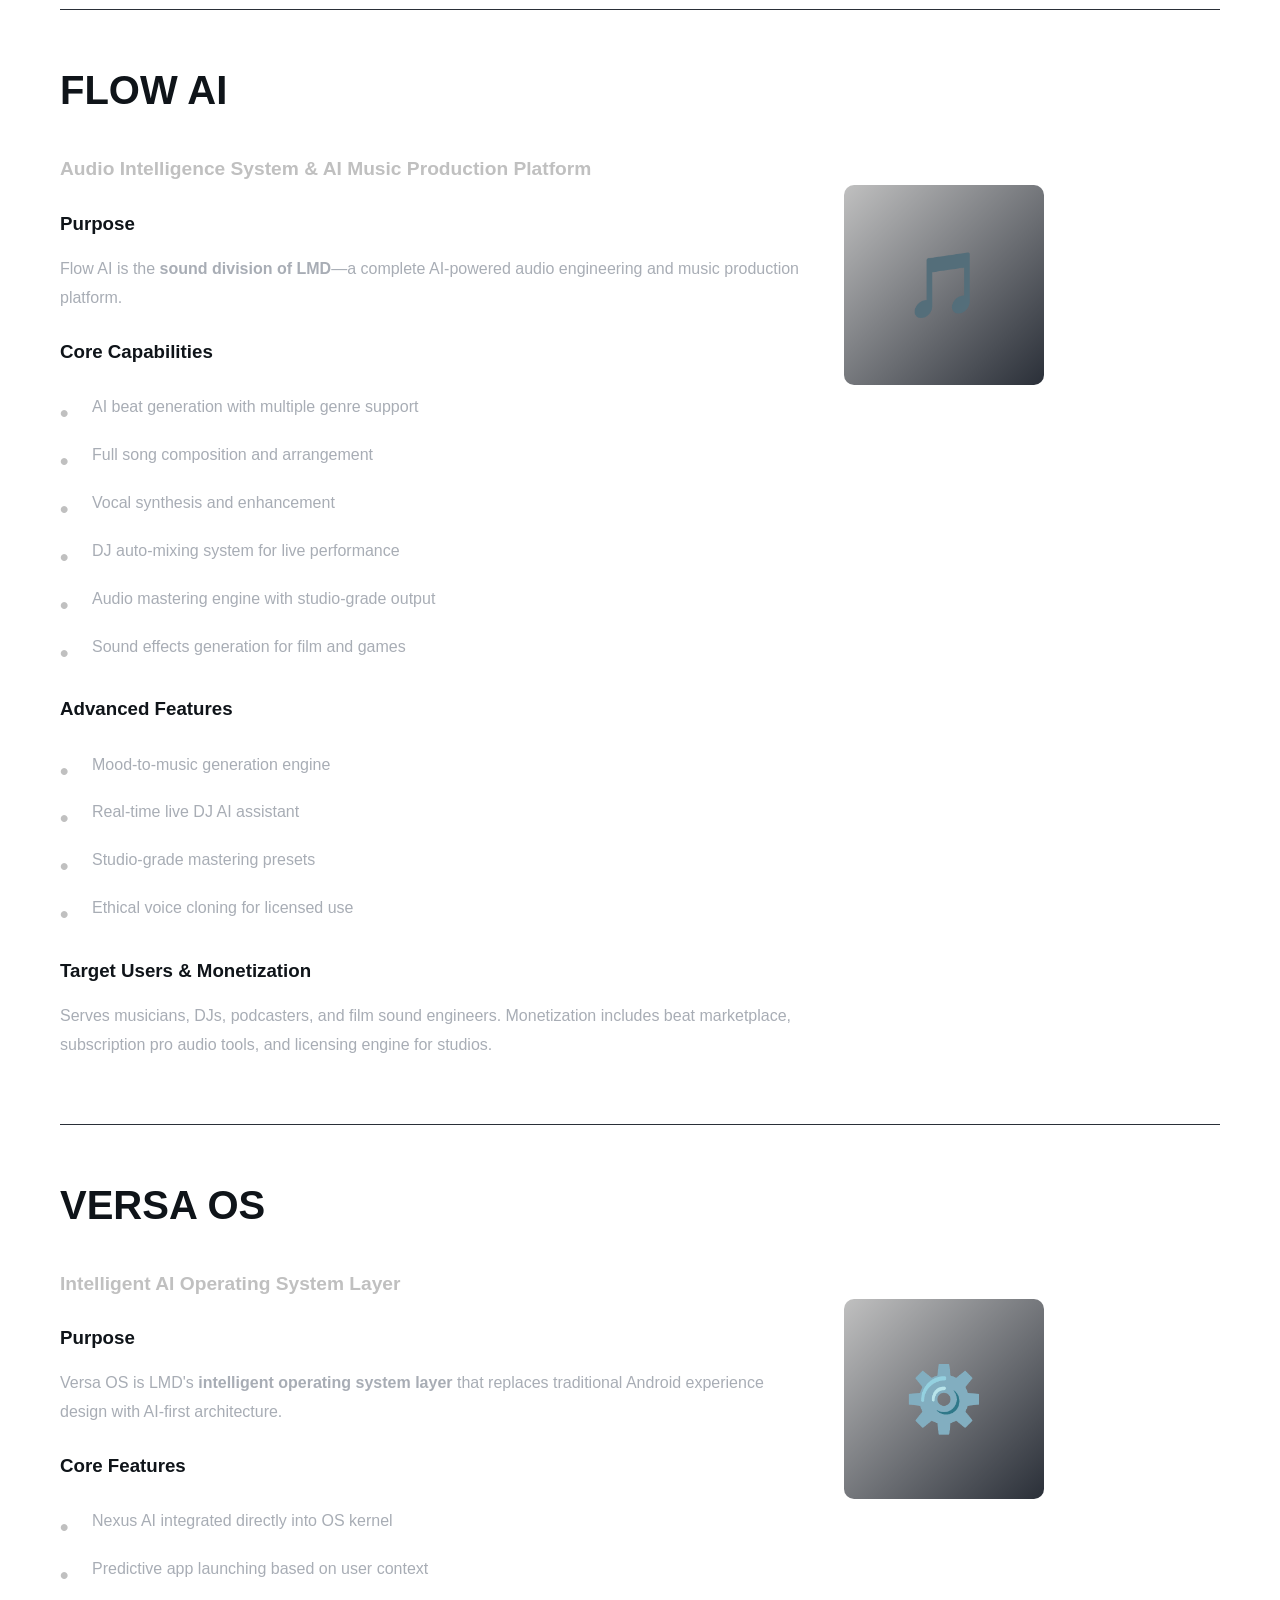
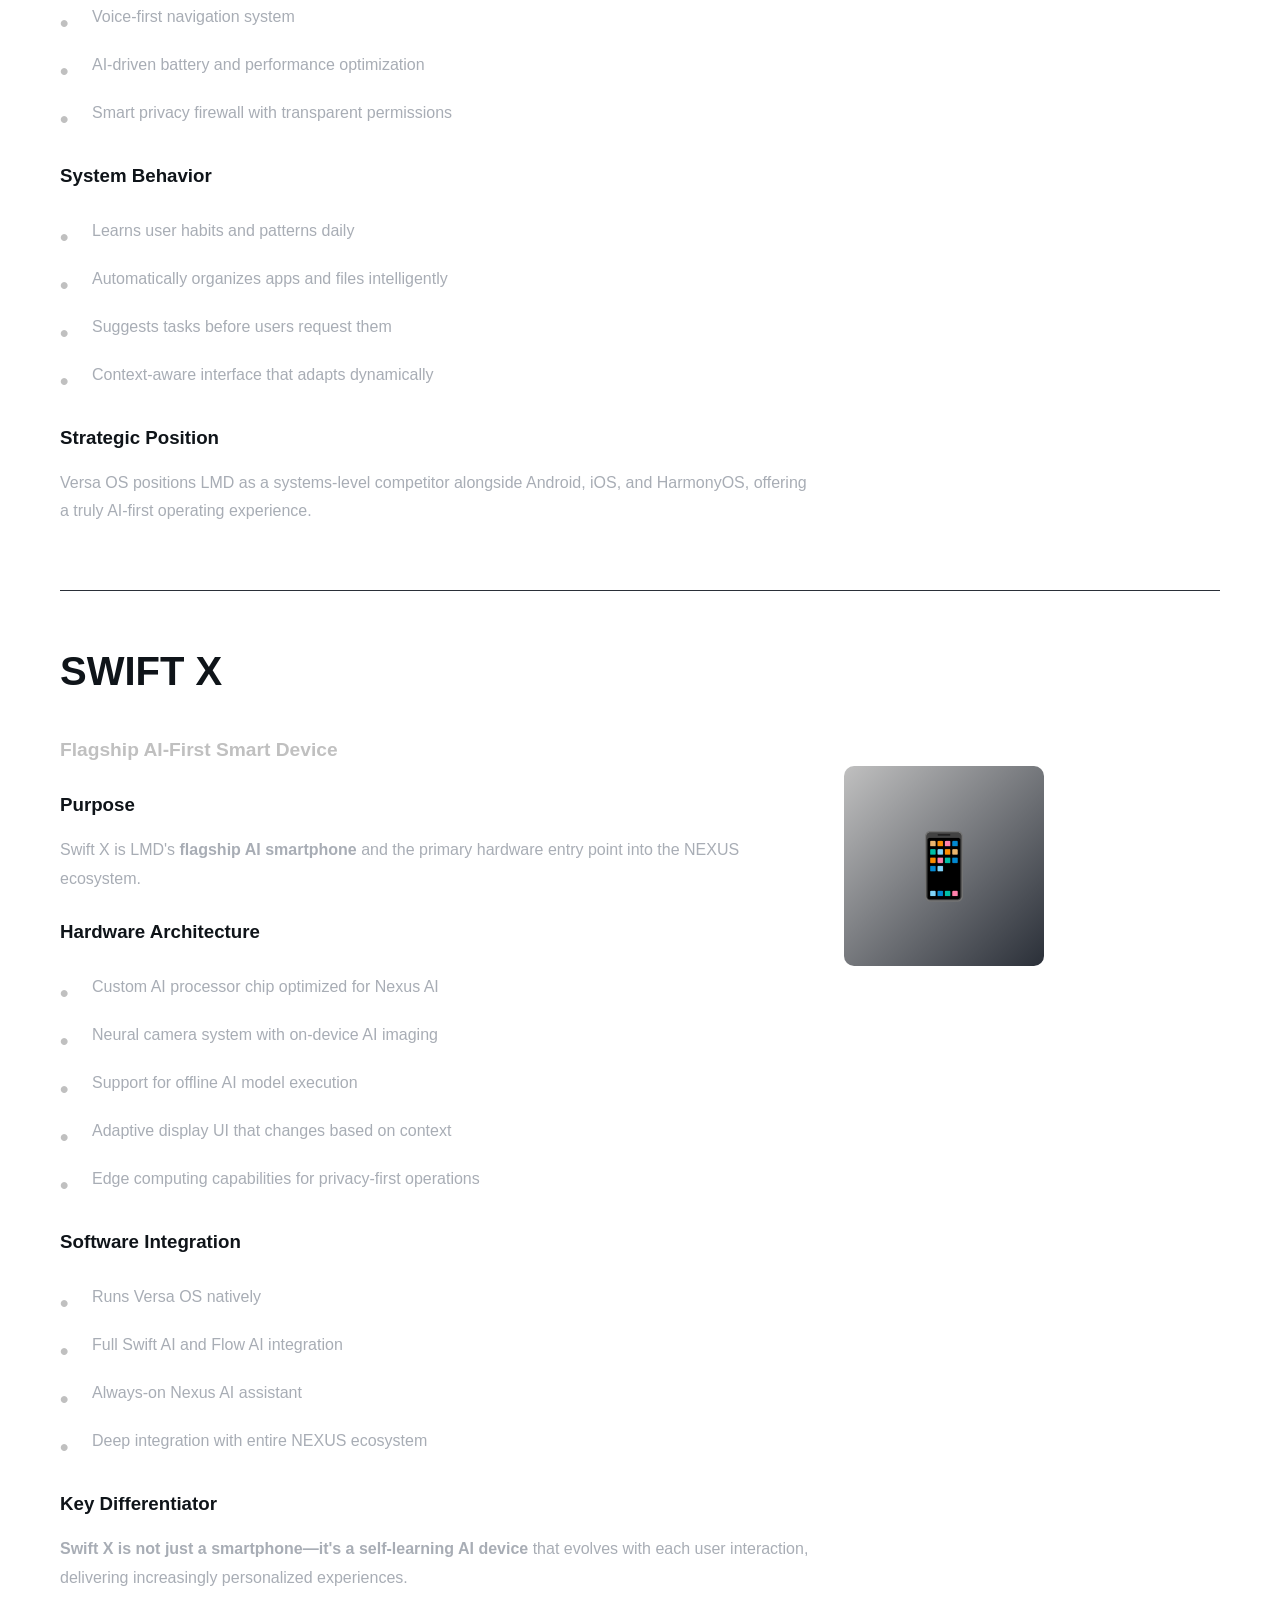
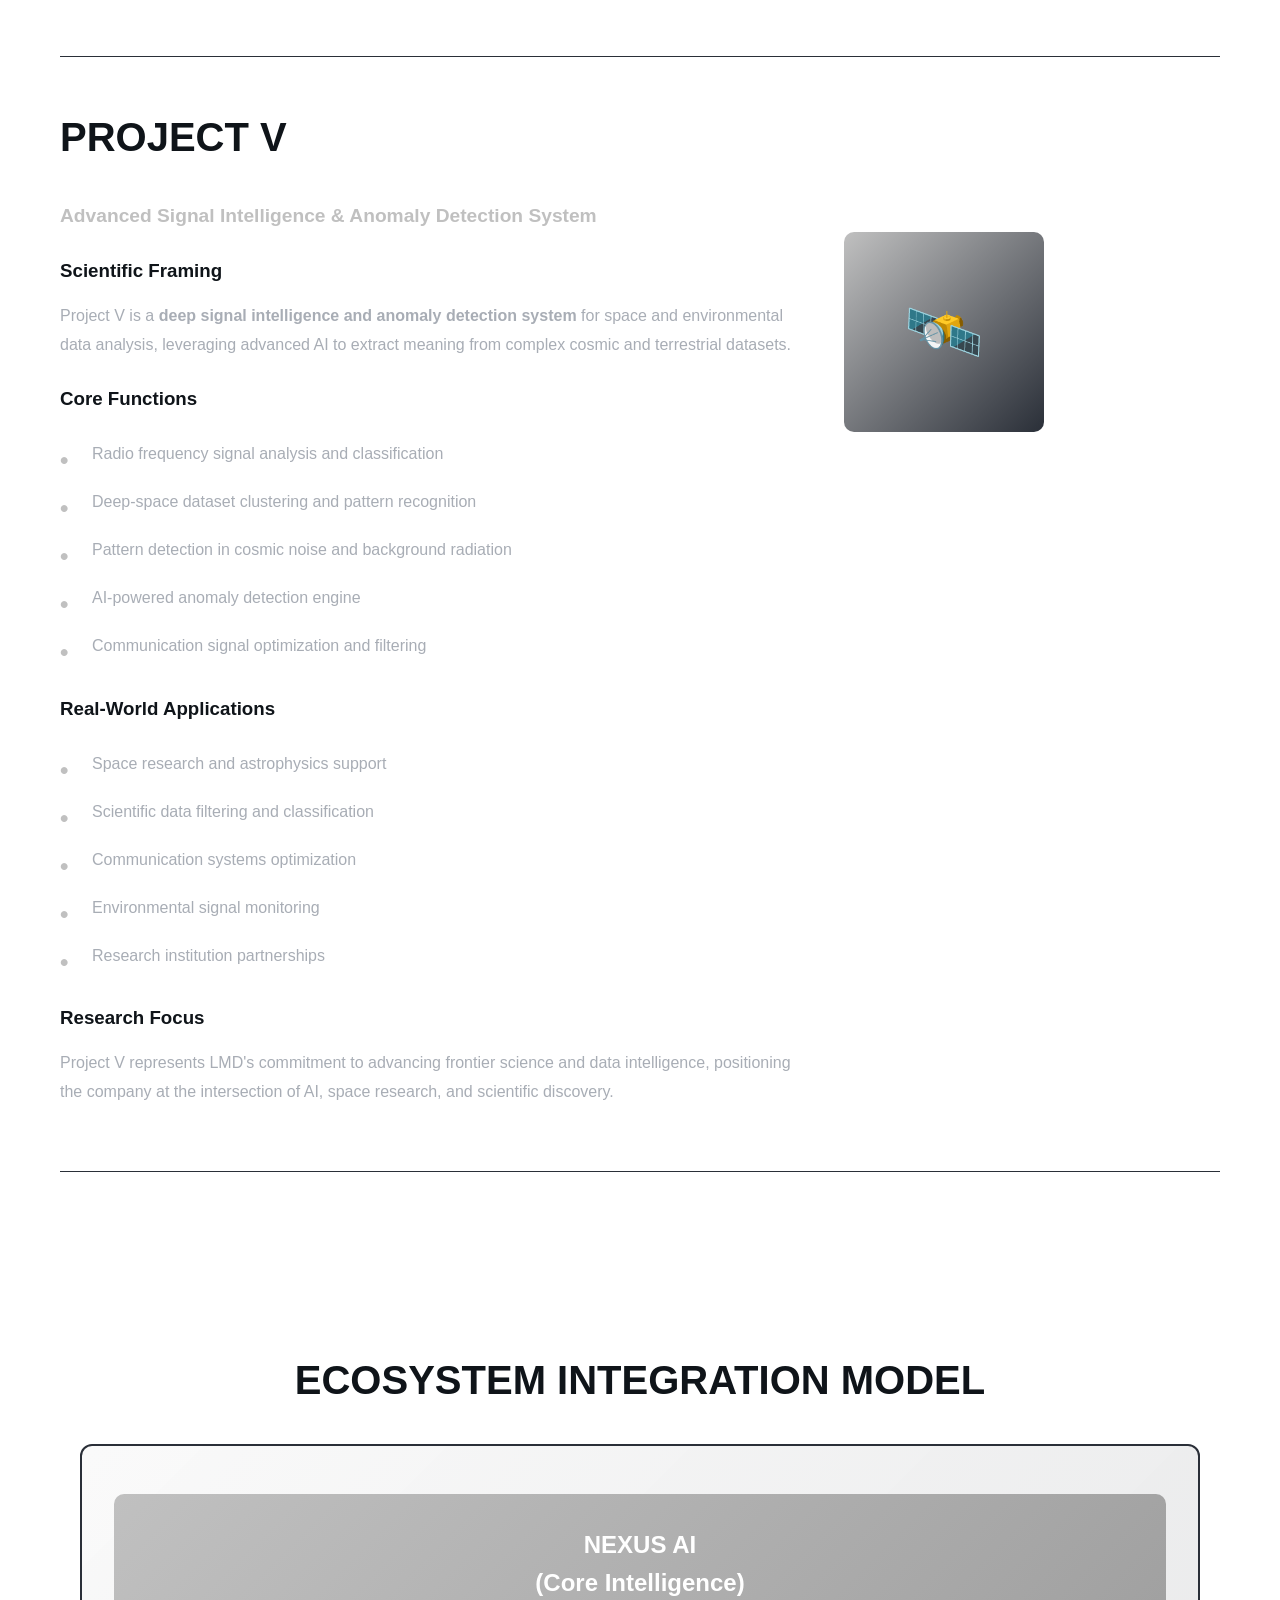
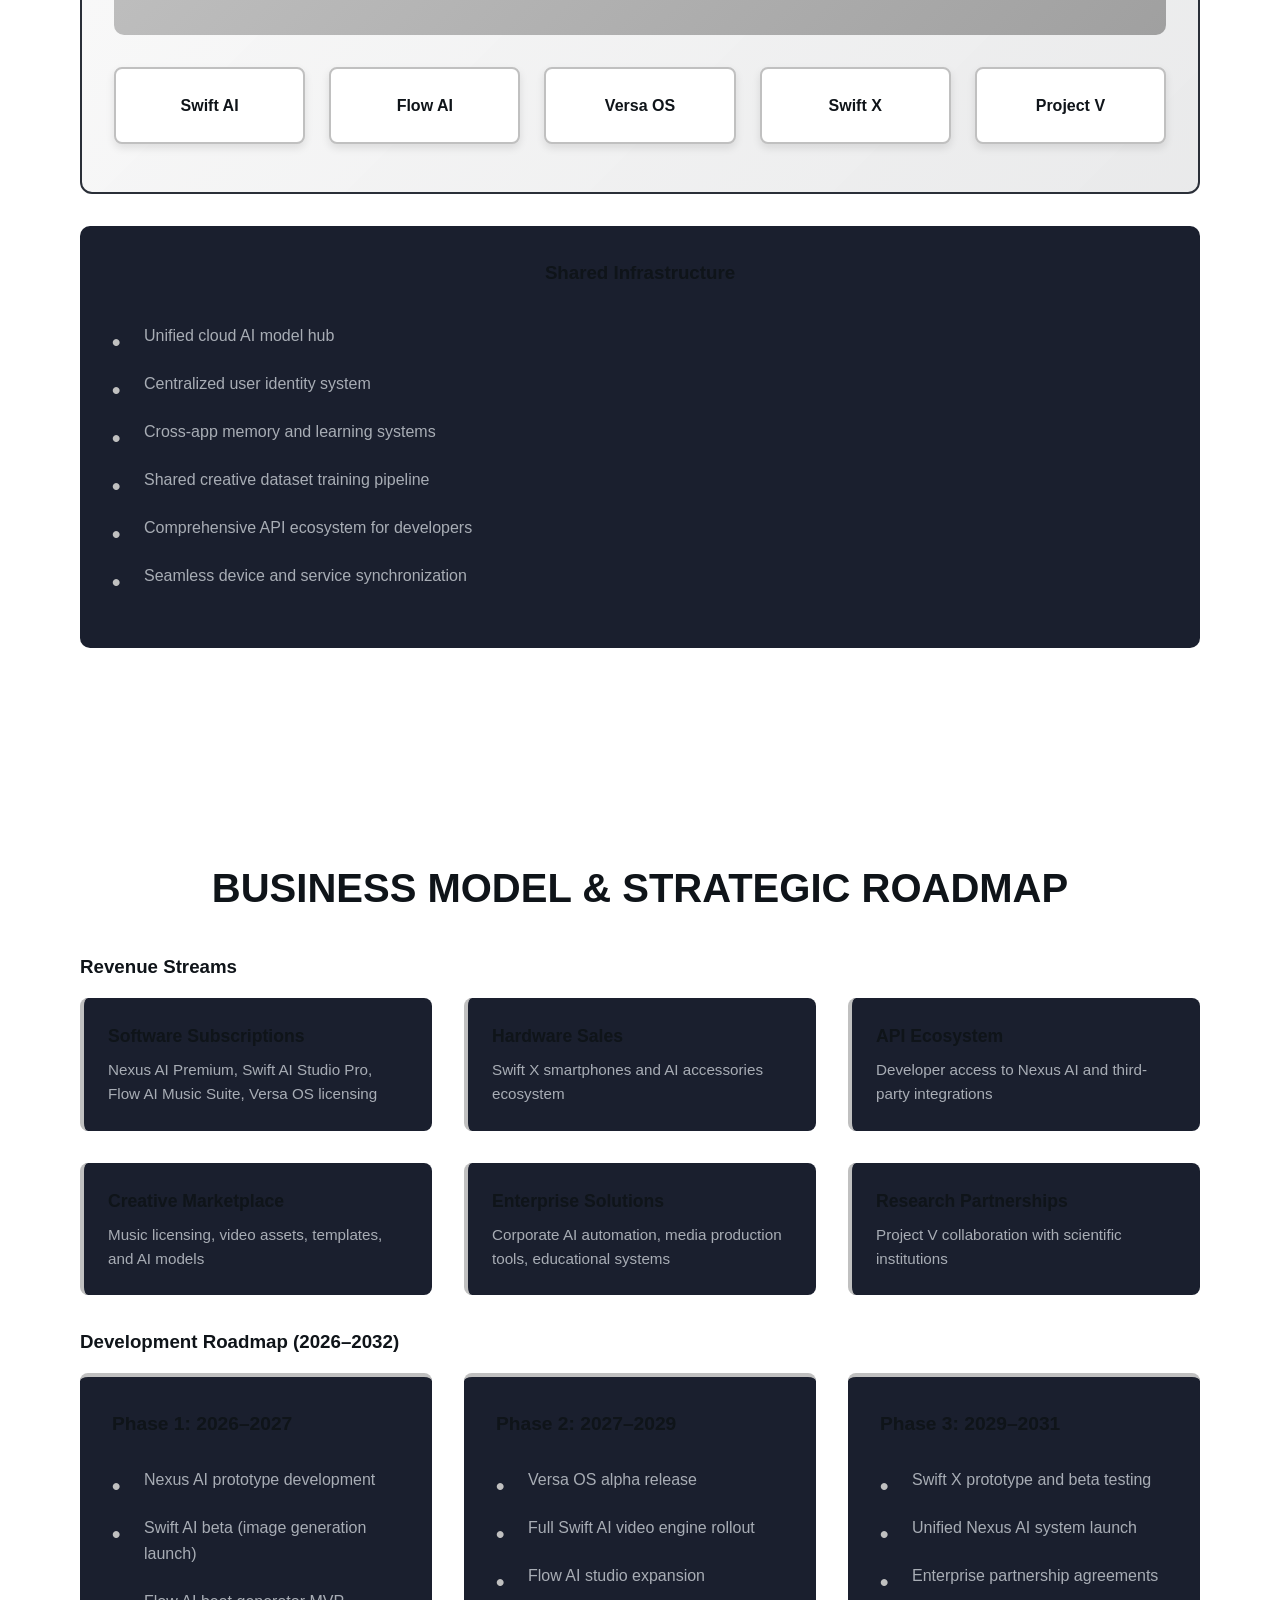
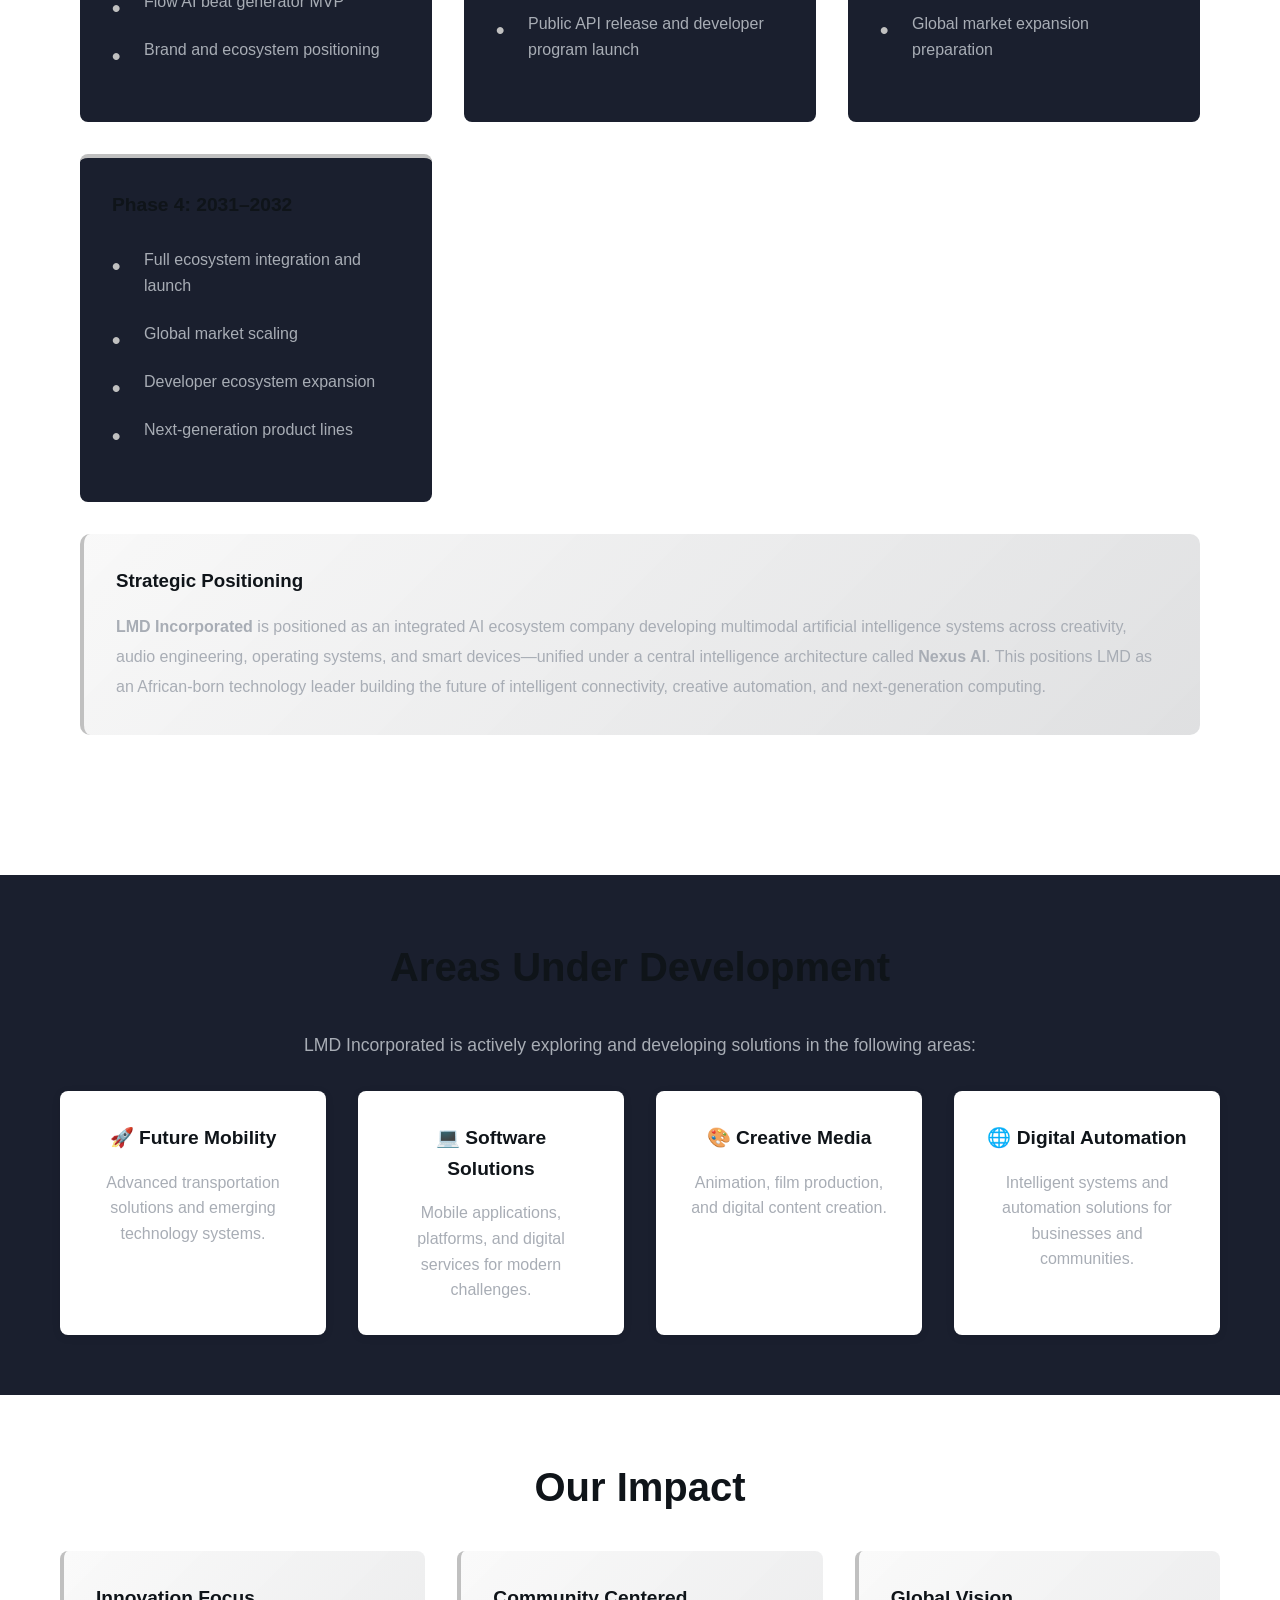
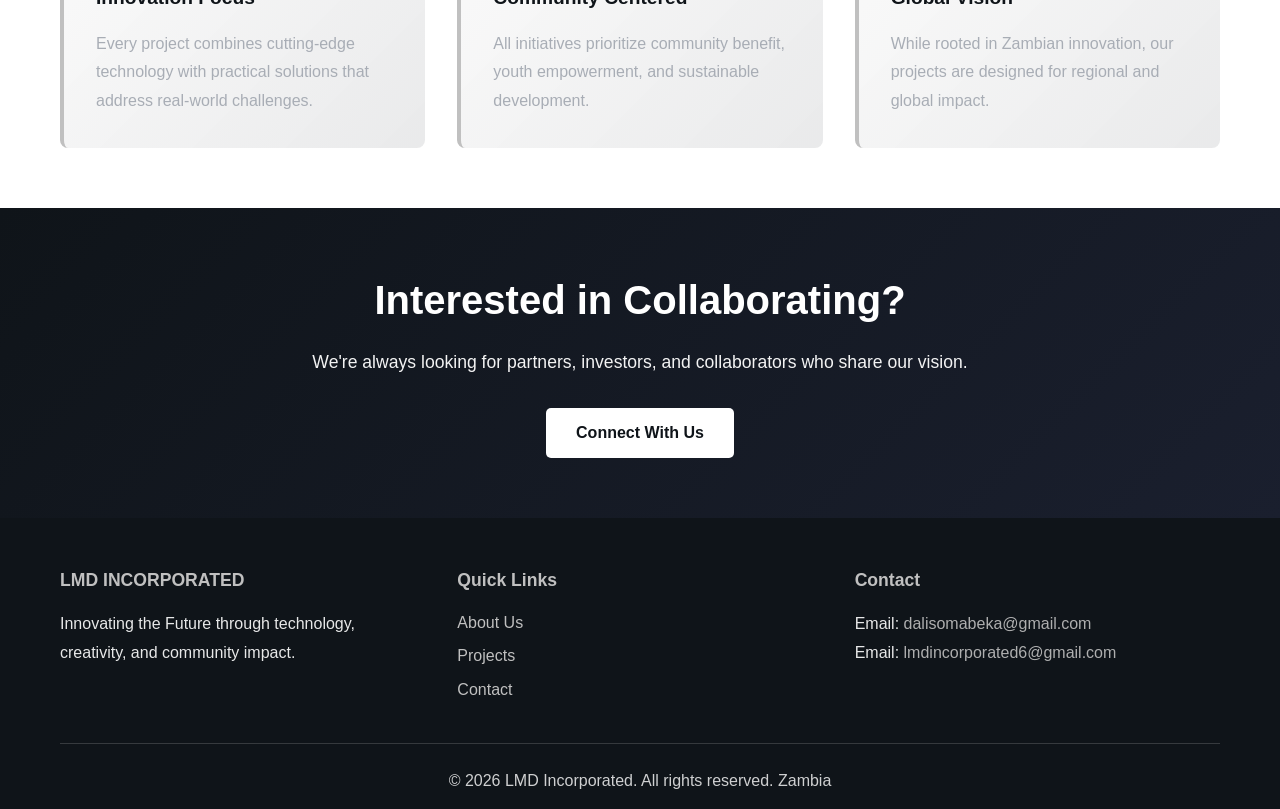
<file: projects.html>
<!DOCTYPE html>
<html lang="en">
<head>
    <meta charset="UTF-8">
    <meta name="viewport" content="width=device-width, initial-scale=1.0">
    <title>Projects - LMD Incorporated</title>
    <link rel="stylesheet" href="style.css">
</head>
<body>
    <!-- Navigation -->
    <nav class="navbar">
        <div class="container">
            <div class="nav-brand">
                <img src="OIP.webp" alt="LMD Incorporated Logo" class="navbar-logo">
                <h1>LMD INCORPORATED</h1>
            </div>
            <ul class="nav-menu">
                <li><a href="index.html">Home</a></li>
                <li><a href="about.html">About</a></li>
                <li><a href="projects.html" class="active">Projects</a></li>
                <li><a href="contact.html">Contact</a></li>
            </ul>
        </div>
    </nav>

    <!-- Page Header -->
    <section class="page-header">
        <div class="container">
            <h1>Our Projects</h1>
            <p>Transforming Ideas Into Reality Through Innovation and Creativity</p>
        </div>
    </section>

    <!-- Main Projects -->
    <section class="projects-detailed">
        <div class="container">
            <!-- LMD AI -->
            <div id="lmd-ai" class="project-detail">
                <div class="project-header">
                    <h2>LMD AI</h2>
                    <p class="project-tagline">Education, Information Access & Digital Learning</p>
                </div>
                <div class="project-content">
                    <div class="project-description">
                        <h3>Overview</h3>
                        <p>LMD AI is an AI-focused initiative designed to revolutionize education and information access through intelligent technology. The platform aims to support digital learning and accelerate technology adoption across communities.</p>
                        
                        <h3>Key Features</h3>
                        <ul class="features-list">
                            <li>AI-powered educational tools and resources</li>
                            <li>Intelligent information access systems</li>
                            <li>Personalized digital learning experiences</li>
                            <li>Technology literacy and training programs</li>
                            <li>Community-focused digital solutions</li>
                        </ul>

                        <h3>Impact</h3>
                        <p>LMD AI seeks to democratize access to quality education and information, empowering individuals and communities with the knowledge and skills needed for the digital age.</p>
                    </div>
                    <div class="project-icon">
                        <div class="icon-placeholder">🤖</div>
                    </div>
                </div>
            </div>

            <!-- Hip Hop Empire -->
            <div id="hip-hop" class="project-detail">
                <div class="project-header">
                    <h2>LMD's Hip Hop Empire</h2>
                    <p class="project-tagline">Entertainment, Creativity & Cultural Influence</p>
                </div>
                <div class="project-content">
                    <div class="project-description">
                        <h3>Overview</h3>
                        <p>LMD's Hip Hop Empire represents the convergence of entertainment, creativity, and cultural influence. This initiative blends music, storytelling, and media production to create meaningful cultural content and build global reach.</p>
                        
                        <h3>Key Features</h3>
                        <ul class="features-list">
                            <li>Music production and artist development</li>
                            <li>Digital media content creation</li>
                            <li>Cultural storytelling and narratives</li>
                            <li>Entertainment platform development</li>
                            <li>Community and youth engagement through music</li>
                        </ul>

                        <h3>Mission</h3>
                        <p>To use hip-hop and cultural expression as a powerful vehicle for youth empowerment, community engagement, and the preservation and promotion of African culture on a global stage.</p>
                    </div>
                    <div class="project-icon">
                        <div class="icon-placeholder">🎬</div>
                    </div>
                </div>
            </div>

            <!-- Stolen Minds -->
            <div id="stolen-minds" class="project-detail">
                <div class="project-header">
                    <h2>Stolen Minds: The Legacy of Mabeka</h2>
                    <p class="project-tagline">Storytelling & Cultural Preservation</p>
                </div>
                <div class="project-content">
                    <div class="project-description">
                        <h3>Overview</h3>
                        <p>Stolen Minds: The Legacy of Mabeka is a cultural preservation and storytelling project dedicated to celebrating and communicating African heritage, history, and narratives to both local and global audiences.</p>
                        
                        <h3>Key Features</h3>
                        <ul class="features-list">
                            <li>Documentary and storytelling projects</li>
                            <li>Heritage preservation initiatives</li>
                            <li>Cultural narrative development</li>
                            <li>Educational content creation</li>
                            <li>Community history documentation</li>
                        </ul>

                        <h3>Purpose</h3>
                        <p>To ensure that African stories, legacies, and cultural wisdom are preserved, celebrated, and passed on to future generations while contributing to a deeper global understanding of African heritage.</p>
                    </div>
                    <div class="project-icon">
                        <div class="icon-placeholder">📖</div>
                    </div>
                </div>
            </div>

            <!-- NEXUS FRAMEWORK -->
            <div id="nexus-framework" class="project-detail">
                <div class="project-header">
                    <h2>NEXUS FRAMEWORK</h2>
                    <p class="project-tagline">Unified AI Ecosystem Blueprint - The Future of Intelligent Connectivity</p>
                </div>
                <div class="project-content">
                    <div class="project-description">
                        <h3>Strategic Vision</h3>
                        <p><strong>NEXUS</strong> is LMD Incorporated's comprehensive AI ecosystem architecture—an integrated platform unifying multimodal artificial intelligence, creative tools, audio engineering, operating systems, smart devices, and advanced research into a single cohesive intelligence network.</p>

                        <h3>Core Architecture: Nexus AI (System Brain Layer)</h3>
                        <p>Nexus AI serves as the <strong>central intelligence engine</strong> powering all LMD products, connecting them like organs to a brain. It functions as a unified AI model router (text, image, audio, video), user identity + memory system, cross-device synchronization layer, API hub, and data reasoning engine.</p>

                        <h4>Internal Modules:</h4>
                        <ul class="features-list">
                            <li><strong>Nexus Memory Engine</strong> – Stores user preferences and learning patterns</li>
                            <li><strong>Nexus Vision Layer</strong> – Image and video understanding</li>
                            <li><strong>Nexus Voice Layer</strong> – Speech and audio processing</li>
                            <li><strong>Nexus Logic Core</strong> – Reasoning and task execution</li>
                            <li><strong>Nexus Cloud Sync</strong> – Cross-device connectivity</li>
                        </ul>
                    </div>
                </div>
            </div>

            <!-- NEXUS ECOSYSTEM PRODUCTS -->
            <div id="swift-ai" class="project-detail">
                <div class="project-header">
                    <h2>SWIFT AI</h2>
                    <p class="project-tagline">Multimodal Creative Engine for Visual & Video Production</p>
                </div>
                <div class="project-content">
                    <div class="project-description">
                        <h3>Purpose</h3>
                        <p>Swift AI is LMD's <strong>creative intelligence platform</strong> powering visual, video, and design creation at scale.</p>

                        <h3>Core Capabilities</h3>
                        <ul class="features-list">
                            <li>Text-to-Image generation with advanced rendering</li>
                            <li>Image-to-Video conversion pipelines</li>
                            <li>Automated video editing and enhancement</li>
                            <li>Cinematic scene generation and composition</li>
                            <li>AI character animation systems</li>
                            <li>Professional design templates (logos, ads, posters)</li>
                        </ul>

                        <h3>Advanced Features</h3>
                        <ul class="features-list">
                            <li>Prompt-to-film production pipeline</li>
                            <li>AI director mode with auto storyboarding</li>
                            <li>Style learning engine (learns user aesthetic preferences)</li>
                            <li>Real-time rendering assistant</li>
                        </ul>

                        <h3>Target Users & Monetization</h3>
                        <p>Designed for designers, filmmakers, content creators, and marketing agencies. Revenue model includes subscription tiers, premium rendering credits, and enterprise creative suites.</p>
                    </div>
                    <div class="project-icon">
                        <div class="icon-placeholder">🎨</div>
                    </div>
                </div>
            </div>

            <!-- FLOW AI -->
            <div id="flow-ai" class="project-detail">
                <div class="project-header">
                    <h2>FLOW AI</h2>
                    <p class="project-tagline">Audio Intelligence System & AI Music Production Platform</p>
                </div>
                <div class="project-content">
                    <div class="project-description">
                        <h3>Purpose</h3>
                        <p>Flow AI is the <strong>sound division of LMD</strong>—a complete AI-powered audio engineering and music production platform.</p>

                        <h3>Core Capabilities</h3>
                        <ul class="features-list">
                            <li>AI beat generation with multiple genre support</li>
                            <li>Full song composition and arrangement</li>
                            <li>Vocal synthesis and enhancement</li>
                            <li>DJ auto-mixing system for live performance</li>
                            <li>Audio mastering engine with studio-grade output</li>
                            <li>Sound effects generation for film and games</li>
                        </ul>

                        <h3>Advanced Features</h3>
                        <ul class="features-list">
                            <li>Mood-to-music generation engine</li>
                            <li>Real-time live DJ AI assistant</li>
                            <li>Studio-grade mastering presets</li>
                            <li>Ethical voice cloning for licensed use</li>
                        </ul>

                        <h3>Target Users & Monetization</h3>
                        <p>Serves musicians, DJs, podcasters, and film sound engineers. Monetization includes beat marketplace, subscription pro audio tools, and licensing engine for studios.</p>
                    </div>
                    <div class="project-icon">
                        <div class="icon-placeholder">🎵</div>
                    </div>
                </div>
            </div>

            <!-- VERSA OS -->
            <div id="versa-os" class="project-detail">
                <div class="project-header">
                    <h2>VERSA OS</h2>
                    <p class="project-tagline">Intelligent AI Operating System Layer</p>
                </div>
                <div class="project-content">
                    <div class="project-description">
                        <h3>Purpose</h3>
                        <p>Versa OS is LMD's <strong>intelligent operating system layer</strong> that replaces traditional Android experience design with AI-first architecture.</p>

                        <h3>Core Features</h3>
                        <ul class="features-list">
                            <li>Nexus AI integrated directly into OS kernel</li>
                            <li>Predictive app launching based on user context</li>
                            <li>Voice-first navigation system</li>
                            <li>AI-driven battery and performance optimization</li>
                            <li>Smart privacy firewall with transparent permissions</li>
                        </ul>

                        <h3>System Behavior</h3>
                        <ul class="features-list">
                            <li>Learns user habits and patterns daily</li>
                            <li>Automatically organizes apps and files intelligently</li>
                            <li>Suggests tasks before users request them</li>
                            <li>Context-aware interface that adapts dynamically</li>
                        </ul>

                        <h3>Strategic Position</h3>
                        <p>Versa OS positions LMD as a systems-level competitor alongside Android, iOS, and HarmonyOS, offering a truly AI-first operating experience.</p>
                    </div>
                    <div class="project-icon">
                        <div class="icon-placeholder">⚙️</div>
                    </div>
                </div>
            </div>

            <!-- SWIFT X -->
            <div id="swift-x" class="project-detail">
                <div class="project-header">
                    <h2>SWIFT X</h2>
                    <p class="project-tagline">Flagship AI-First Smart Device</p>
                </div>
                <div class="project-content">
                    <div class="project-description">
                        <h3>Purpose</h3>
                        <p>Swift X is LMD's <strong>flagship AI smartphone</strong> and the primary hardware entry point into the NEXUS ecosystem.</p>

                        <h3>Hardware Architecture</h3>
                        <ul class="features-list">
                            <li>Custom AI processor chip optimized for Nexus AI</li>
                            <li>Neural camera system with on-device AI imaging</li>
                            <li>Support for offline AI model execution</li>
                            <li>Adaptive display UI that changes based on context</li>
                            <li>Edge computing capabilities for privacy-first operations</li>
                        </ul>

                        <h3>Software Integration</h3>
                        <ul class="features-list">
                            <li>Runs Versa OS natively</li>
                            <li>Full Swift AI and Flow AI integration</li>
                            <li>Always-on Nexus AI assistant</li>
                            <li>Deep integration with entire NEXUS ecosystem</li>
                        </ul>

                        <h3>Key Differentiator</h3>
                        <p><strong>Swift X is not just a smartphone—it's a self-learning AI device</strong> that evolves with each user interaction, delivering increasingly personalized experiences.</p>
                    </div>
                    <div class="project-icon">
                        <div class="icon-placeholder">📱</div>
                    </div>
                </div>
            </div>

            <!-- PROJECT V -->
            <div id="project-v" class="project-detail">
                <div class="project-header">
                    <h2>PROJECT V</h2>
                    <p class="project-tagline">Advanced Signal Intelligence & Anomaly Detection System</p>
                </div>
                <div class="project-content">
                    <div class="project-description">
                        <h3>Scientific Framing</h3>
                        <p>Project V is a <strong>deep signal intelligence and anomaly detection system</strong> for space and environmental data analysis, leveraging advanced AI to extract meaning from complex cosmic and terrestrial datasets.</p>

                        <h3>Core Functions</h3>
                        <ul class="features-list">
                            <li>Radio frequency signal analysis and classification</li>
                            <li>Deep-space dataset clustering and pattern recognition</li>
                            <li>Pattern detection in cosmic noise and background radiation</li>
                            <li>AI-powered anomaly detection engine</li>
                            <li>Communication signal optimization and filtering</li>
                        </ul>

                        <h3>Real-World Applications</h3>
                        <ul class="features-list">
                            <li>Space research and astrophysics support</li>
                            <li>Scientific data filtering and classification</li>
                            <li>Communication systems optimization</li>
                            <li>Environmental signal monitoring</li>
                            <li>Research institution partnerships</li>
                        </ul>

                        <h3>Research Focus</h3>
                        <p>Project V represents LMD's commitment to advancing frontier science and data intelligence, positioning the company at the intersection of AI, space research, and scientific discovery.</p>
                    </div>
                    <div class="project-icon">
                        <div class="icon-placeholder">🛰️</div>
                    </div>
                </div>
            </div>

            <!-- ECOSYSTEM INTEGRATION -->
            <div class="ecosystem-section">
                <h2 style="text-align: center; color: var(--primary-color); margin: 3rem 0 2rem;">ECOSYSTEM INTEGRATION MODEL</h2>
                <div class="ecosystem-diagram">
                    <div class="ecosystem-core">NEXUS AI<br>(Core Intelligence)</div>
                    <div class="ecosystem-products">
                        <div class="ecosystem-item">Swift AI</div>
                        <div class="ecosystem-item">Flow AI</div>
                        <div class="ecosystem-item">Versa OS</div>
                        <div class="ecosystem-item">Swift X</div>
                        <div class="ecosystem-item">Project V</div>
                    </div>
                </div>
                <div class="ecosystem-info">
                    <h3>Shared Infrastructure</h3>
                    <ul class="features-list">
                        <li>Unified cloud AI model hub</li>
                        <li>Centralized user identity system</li>
                        <li>Cross-app memory and learning systems</li>
                        <li>Shared creative dataset training pipeline</li>
                        <li>Comprehensive API ecosystem for developers</li>
                        <li>Seamless device and service synchronization</li>
                    </ul>
                </div>
            </div>

            <!-- BUSINESS MODEL & ROADMAP -->
            <div class="business-roadmap">
                <h2 style="text-align: center; color: var(--primary-color); margin: 3rem 0 2rem;">BUSINESS MODEL & STRATEGIC ROADMAP</h2>
                
                <div class="revenue-streams">
                    <h3>Revenue Streams</h3>
                    <div class="revenue-grid">
                        <div class="revenue-item">
                            <h4>Software Subscriptions</h4>
                            <p>Nexus AI Premium, Swift AI Studio Pro, Flow AI Music Suite, Versa OS licensing</p>
                        </div>
                        <div class="revenue-item">
                            <h4>Hardware Sales</h4>
                            <p>Swift X smartphones and AI accessories ecosystem</p>
                        </div>
                        <div class="revenue-item">
                            <h4>API Ecosystem</h4>
                            <p>Developer access to Nexus AI and third-party integrations</p>
                        </div>
                        <div class="revenue-item">
                            <h4>Creative Marketplace</h4>
                            <p>Music licensing, video assets, templates, and AI models</p>
                        </div>
                        <div class="revenue-item">
                            <h4>Enterprise Solutions</h4>
                            <p>Corporate AI automation, media production tools, educational systems</p>
                        </div>
                        <div class="revenue-item">
                            <h4>Research Partnerships</h4>
                            <p>Project V collaboration with scientific institutions</p>
                        </div>
                    </div>
                </div>

                <div class="roadmap-section">
                    <h3>Development Roadmap (2026–2032)</h3>
                    <div class="roadmap-phases">
                        <div class="phase">
                            <h4>Phase 1: 2026–2027</h4>
                            <ul class="features-list">
                                <li>Nexus AI prototype development</li>
                                <li>Swift AI beta (image generation launch)</li>
                                <li>Flow AI beat generator MVP</li>
                                <li>Brand and ecosystem positioning</li>
                            </ul>
                        </div>
                        <div class="phase">
                            <h4>Phase 2: 2027–2029</h4>
                            <ul class="features-list">
                                <li>Versa OS alpha release</li>
                                <li>Full Swift AI video engine rollout</li>
                                <li>Flow AI studio expansion</li>
                                <li>Public API release and developer program launch</li>
                            </ul>
                        </div>
                        <div class="phase">
                            <h4>Phase 3: 2029–2031</h4>
                            <ul class="features-list">
                                <li>Swift X prototype and beta testing</li>
                                <li>Unified Nexus AI system launch</li>
                                <li>Enterprise partnership agreements</li>
                                <li>Global market expansion preparation</li>
                            </ul>
                        </div>
                        <div class="phase">
                            <h4>Phase 4: 2031–2032</h4>
                            <ul class="features-list">
                                <li>Full ecosystem integration and launch</li>
                                <li>Global market scaling</li>
                                <li>Developer ecosystem expansion</li>
                                <li>Next-generation product lines</li>
                            </ul>
                        </div>
                    </div>
                </div>

                <div class="investor-summary">
                    <h3>Strategic Positioning</h3>
                    <p><strong>LMD Incorporated</strong> is positioned as an integrated AI ecosystem company developing multimodal artificial intelligence systems across creativity, audio engineering, operating systems, and smart devices—unified under a central intelligence architecture called <strong>Nexus AI</strong>. This positions LMD as an African-born technology leader building the future of intelligent connectivity, creative automation, and next-generation computing.</p>
                </div>
            </div>
        </div>
    </section>

    <!-- Development Areas -->
    <section class="development-areas">
        <div class="container">
            <h2>Areas Under Development</h2>
            <p>LMD Incorporated is actively exploring and developing solutions in the following areas:</p>
            <div class="dev-grid">
                <div class="dev-item">
                    <h4>🚀 Future Mobility</h4>
                    <p>Advanced transportation solutions and emerging technology systems.</p>
                </div>
                <div class="dev-item">
                    <h4>💻 Software Solutions</h4>
                    <p>Mobile applications, platforms, and digital services for modern challenges.</p>
                </div>
                <div class="dev-item">
                    <h4>🎨 Creative Media</h4>
                    <p>Animation, film production, and digital content creation.</p>
                </div>
                <div class="dev-item">
                    <h4>🌐 Digital Automation</h4>
                    <p>Intelligent systems and automation solutions for businesses and communities.</p>
                </div>
            </div>
        </div>
    </section>

    <!-- Project Impact -->
    <section class="project-impact">
        <div class="container">
            <h2>Our Impact</h2>
            <div class="impact-cards">
                <div class="impact-card">
                    <h3>Innovation Focus</h3>
                    <p>Every project combines cutting-edge technology with practical solutions that address real-world challenges.</p>
                </div>
                <div class="impact-card">
                    <h3>Community Centered</h3>
                    <p>All initiatives prioritize community benefit, youth empowerment, and sustainable development.</p>
                </div>
                <div class="impact-card">
                    <h3>Global Vision</h3>
                    <p>While rooted in Zambian innovation, our projects are designed for regional and global impact.</p>
                </div>
            </div>
        </div>
    </section>

    <!-- CTA Section -->
    <section class="cta-section">
        <div class="container">
            <h2>Interested in Collaborating?</h2>
            <p>We're always looking for partners, investors, and collaborators who share our vision.</p>
            <a href="contact.html" class="btn btn-light">Connect With Us</a>
        </div>
    </section>

    <!-- Footer -->
    <footer class="footer">
        <div class="container">
            <div class="footer-content">
                <div class="footer-section">
                    <h4>LMD INCORPORATED</h4>
                    <p>Innovating the Future through technology, creativity, and community impact.</p>
                </div>
                <div class="footer-section">
                    <h4>Quick Links</h4>
                    <ul>
                        <li><a href="about.html">About Us</a></li>
                        <li><a href="projects.html">Projects</a></li>
                        <li><a href="contact.html">Contact</a></li>
                    </ul>
                </div>
                <div class="footer-section">
                    <h4>Contact</h4>
                    <p>Email: <a href="mailto:dalisomabeka@gmail.com">dalisomabeka@gmail.com</a></p>
                    <p>Email: <a href="mailto:lmdincorporated6@gmail.com">lmdincorporated6@gmail.com</a></p>
                </div>
            </div>
            <div class="footer-bottom">
                <p>&copy; 2026 LMD Incorporated. All rights reserved. Zambia</p>
            </div>
        </div>
    </footer>
</body>
</html>
</file>
<file: style.css>
/* ============================================
   GLOBAL STYLES
   ============================================ */

* {
    margin: 0;
    padding: 0;
    box-sizing: border-box;
}

:root {
    --primary-color: #0f1419;
    --secondary-color: #c0c0c0;
    --accent-color: #e8e8e8;
    --light-bg: #1a1f2e;
    --dark-text: #0f1419;
    --light-text: #a8adb5;
    --border-color: #2a2f38;
    --success-color: #5a9a5a;
    --white: #ffffff;
    --dark-accent: #2a2f38;
}

html {
    scroll-behavior: smooth;
}

body {
    font-family: 'Segoe UI', Tahoma, Geneva, Verdana, sans-serif;
    line-height: 1.6;
    color: var(--dark-text);
    background-color: var(--white);
}

.container {
    max-width: 1200px;
    margin: 0 auto;
    padding: 0 20px;
}

/* ============================================
   NAVIGATION
   ============================================ */

.navbar {
    background-color: var(--primary-color);
    color: var(--white);
    padding: 1rem 0;
    position: sticky;
    top: 0;
    z-index: 1000;
    box-shadow: 0 2px 10px rgba(0, 0, 0, 0.1);
}

.navbar .container {
    display: flex;
    justify-content: space-between;
    align-items: center;
}

.nav-brand {
    display: flex;
    align-items: center;
    gap: 1rem;
}

.navbar-logo {
    height: 50px;
    width: auto;
    max-width: 60px;
    object-fit: contain;
}

.nav-brand h1 {
    font-size: 1.8rem;
    font-weight: 700;
    letter-spacing: 1px;
}

.nav-menu {
    display: flex;
    list-style: none;
    gap: 2rem;
}

.nav-menu a {
    color: var(--white);
    text-decoration: none;
    font-weight: 500;
    transition: color 0.3s ease;
    border-bottom: 2px solid transparent;
    padding-bottom: 0.5rem;
}

.nav-menu a:hover,
.nav-menu a.active {
    color: var(--secondary-color);
    border-bottom-color: var(--secondary-color);
}

/* ============================================
   HERO SECTION
   ============================================ */

.hero {
    background: linear-gradient(135deg, var(--primary-color) 0%, #1a1f2e 100%);
    color: var(--white);
    padding: 120px 20px;
    text-align: center;
}

.hero-content h2 {
    font-size: 3.5rem;
    margin-bottom: 1rem;
    font-weight: 700;
}

.hero-content p {
    font-size: 1.5rem;
    margin-bottom: 2rem;
    opacity: 0.95;
}

.hero-buttons {
    display: flex;
    gap: 1.5rem;
    justify-content: center;
    flex-wrap: wrap;
}

/* ============================================
   BUTTONS
   ============================================ */

.btn {
    display: inline-block;
    padding: 12px 30px;
    border-radius: 5px;
    text-decoration: none;
    font-weight: 600;
    transition: all 0.3s ease;
    border: none;
    cursor: pointer;
    font-size: 1rem;
}

.btn-primary {
    background-color: var(--secondary-color);
    color: var(--primary-color);
    font-weight: 700;
}

.btn-primary:hover {
    background-color: var(--accent-color);
    transform: translateY(-2px);
    box-shadow: 0 5px 15px rgba(192, 192, 192, 0.4);
}

.btn-secondary {
    background-color: transparent;
    color: var(--white);
    border: 2px solid var(--white);
}

.btn-secondary:hover {
    background-color: var(--white);
    color: var(--primary-color);
    transform: translateY(-2px);
}

.btn-light {
    background-color: var(--white);
    color: var(--primary-color);
}

.btn-light:hover {
    transform: translateY(-2px);
    box-shadow: 0 5px 15px rgba(0, 0, 0, 0.2);
}

/* ============================================
   SECTIONS
   ============================================ */

section {
    padding: 60px 20px;
}

section h2 {
    font-size: 2.5rem;
    margin-bottom: 2rem;
    color: var(--primary-color);
    text-align: center;
}

section h3 {
    color: var(--primary-color);
    margin-bottom: 1rem;
}

/* ============================================
   PILLARS SECTION
   ============================================ */

.pillars {
    background-color: var(--light-bg);
}

.pillars-grid {
    display: grid;
    grid-template-columns: repeat(auto-fit, minmax(300px, 1fr));
    gap: 2rem;
}

.pillar-card {
    background-color: var(--white);
    padding: 2rem;
    border-radius: 10px;
    text-align: center;
    box-shadow: 0 2px 8px rgba(0, 0, 0, 0.1);
    transition: transform 0.3s ease, box-shadow 0.3s ease;
}

.pillar-card:hover {
    transform: translateY(-10px);
    box-shadow: 0 8px 20px rgba(0, 0, 0, 0.15);
}

.pillar-icon {
    font-size: 3rem;
    margin-bottom: 1rem;
}

.pillar-card h3 {
    margin-bottom: 1rem;
    font-size: 1.5rem;
}

.pillar-card p {
    color: var(--light-text);
    line-height: 1.8;
}

/* ============================================
   FEATURED PROJECTS
   ============================================ */

.featured-projects {
    background-color: var(--white);
}

.projects-grid {
    display: grid;
    grid-template-columns: repeat(auto-fit, minmax(280px, 1fr));
    gap: 2rem;
    margin-bottom: 2rem;
}

.project-card {
    background: linear-gradient(135deg, rgba(192, 192, 192, 0.08), rgba(42, 47, 56, 0.1));
    padding: 2rem;
    border-radius: 10px;
    border-left: 4px solid var(--secondary-color);
    transition: all 0.3s ease;
}

.project-card:hover {
    transform: translateY(-5px);
    box-shadow: 0 8px 20px rgba(192, 192, 192, 0.15);
}

.project-card h3 {
    font-size: 1.3rem;
    margin-bottom: 1rem;
    color: var(--primary-color);
}

.project-card p {
    color: var(--light-text);
    margin-bottom: 1rem;
    line-height: 1.8;
}

.project-card a {
    color: var(--secondary-color);
    text-decoration: none;
    font-weight: 600;
    transition: color 0.3s ease;
}

.project-card a:hover {
    color: var(--primary-color);
}

.view-all {
    text-align: center;
}

/* ============================================
   FOCUS AREAS
   ============================================ */

.focus-areas {
    background-color: var(--light-bg);
}

.areas-grid {
    display: grid;
    grid-template-columns: repeat(auto-fit, minmax(250px, 1fr));
    gap: 1.5rem;
}

.area-item {
    background-color: var(--white);
    padding: 1.5rem;
    border-radius: 8px;
    box-shadow: 0 2px 8px rgba(0, 0, 0, 0.05);
}

.area-item h4 {
    color: var(--primary-color);
    margin-bottom: 0.8rem;
    font-size: 1.1rem;
}

.area-item p {
    color: var(--light-text);
    font-size: 0.95rem;
}

/* ============================================
   CTA SECTION
   ============================================ */

.cta-section {
    background: linear-gradient(135deg, var(--primary-color) 0%, #1a1f2e 100%);
    color: var(--white);
    text-align: center;
    padding: 60px 20px;
}

.cta-section h2 {
    color: var(--white);
    margin-bottom: 1rem;
}

.cta-section p {
    font-size: 1.1rem;
    margin-bottom: 2rem;
    opacity: 0.95;
}

/* ============================================
   FOOTER
   ============================================ */

.footer {
    background-color: var(--primary-color);
    color: var(--white);
    padding: 3rem 20px 1rem;
    margin-top: auto;
}

.footer-content {
    display: grid;
    grid-template-columns: repeat(auto-fit, minmax(250px, 1fr));
    gap: 2rem;
    margin-bottom: 2rem;
}

.footer-section h4 {
    font-size: 1.1rem;
    margin-bottom: 1rem;
    color: var(--secondary-color);
}

.footer-section p {
    opacity: 0.9;
    line-height: 1.8;
}

.footer-section ul {
    list-style: none;
}

.footer-section ul li {
    margin-bottom: 0.5rem;
}

.footer-section a {
    color: var(--secondary-color);
    text-decoration: none;
    transition: color 0.3s ease;
}

.footer-section a:hover {
    color: var(--white);
}

.footer-bottom {
    text-align: center;
    padding-top: 1.5rem;
    border-top: 1px solid rgba(255, 255, 255, 0.2);
    opacity: 0.8;
}

/* ============================================
   PAGE HEADER
   ============================================ */

.page-header {
    background: linear-gradient(135deg, var(--primary-color) 0%, #1a1f2e 100%);
    color: var(--white);
    padding: 80px 20px;
    text-align: center;
}

.page-header h1 {
    font-size: 2.8rem;
    margin-bottom: 1rem;
    font-weight: 700;
}

.page-header p {
    font-size: 1.3rem;
    opacity: 0.95;
}

/* ============================================
   ABOUT SECTION
   ============================================ */

.about-section {
    background-color: var(--white);
}

.about-section p {
    font-size: 1.1rem;
    line-height: 1.9;
    color: var(--light-text);
    max-width: 900px;
    margin: 0 auto;
}

.founder-section {
    background-color: var(--light-bg);
    padding: 60px 20px;
}

.founder-content {
    display: grid;
    grid-template-columns: 1fr 1fr;
    gap: 3rem;
    align-items: center;
}

.founder-text h2 {
    text-align: left;
    margin-bottom: 1rem;
}

.founder-text h3 {
    text-align: left;
    font-size: 1.8rem;
    margin-bottom: 0.5rem;
}

.founder-text p {
    text-align: left;
    margin-bottom: 1rem;
    color: var(--light-text);
}

.founder-text h4 {
    text-align: left;
    margin-top: 1.5rem;
    margin-bottom: 0.8rem;
    color: var(--primary-color);
}

.founder-list {
    list-style: none;
    margin-left: 0;
}

.founder-list li {
    padding: 0.5rem 0;
    padding-left: 2rem;
    position: relative;
    color: var(--light-text);
}

.founder-list li:before {
    content: "✓";
    position: absolute;
    left: 0;
    color: var(--secondary-color);
    font-weight: bold;
    font-size: 1.2rem;
}

.image-placeholder {
    background: linear-gradient(135deg, var(--secondary-color), var(--dark-accent));
    color: var(--white);
    width: 100%;
    height: 400px;
    border-radius: 10px;
    display: flex;
    align-items: center;
    justify-content: center;
    font-size: 1.5rem;
    font-weight: 600;
}

.founder-photo {
    width: 100%;
    height: auto;
    max-height: 500px;
    object-fit: cover;
    border-radius: 10px;
    box-shadow: 0 8px 25px rgba(0, 0, 0, 0.15);
}

/* ============================================
   MISSION & VISION
   ============================================ */

.mission-vision {
    background-color: var(--light-bg);
    padding: 60px 20px;
}

.mission-grid {
    display: grid;
    grid-template-columns: repeat(auto-fit, minmax(300px, 1fr));
    gap: 2rem;
}

.mission-card {
    background-color: var(--white);
    padding: 2rem;
    border-radius: 10px;
    box-shadow: 0 2px 10px rgba(0, 0, 0, 0.1);
    border-top: 4px solid var(--secondary-color);
}

.mission-card h3 {
    font-size: 1.3rem;
    margin-bottom: 1rem;
}

.mission-card p {
    color: var(--light-text);
    line-height: 1.8;
}

.mission-card ul {
    list-style: none;
    margin-top: 1rem;
}

.mission-card ul li {
    padding: 0.5rem 0;
    padding-left: 1.5rem;
    position: relative;
    color: var(--light-text);
}

.mission-card ul li:before {
    content: "→";
    position: absolute;
    left: 0;
    color: var(--secondary-color);
}

/* ============================================
   STRATEGIC FOCUS
   ============================================ */

.strategic-focus {
    background-color: var(--white);
}

.focus-grid {
    display: grid;
    grid-template-columns: repeat(auto-fit, minmax(280px, 1fr));
    gap: 2rem;
}

.focus-item {
    background: linear-gradient(135deg, rgba(192, 192, 192, 0.08), rgba(42, 47, 56, 0.1));
    padding: 2rem;
    border-radius: 8px;
    border-left: 4px solid var(--secondary-color);
}

.focus-item h4 {
    font-size: 1.2rem;
    margin-bottom: 1rem;
}

.focus-item p {
    color: var(--light-text);
    line-height: 1.8;
}

/* ============================================
   GOALS SECTION
   ============================================ */

.goals-section {
    background-color: var(--light-bg);
}

.goals-list {
    display: grid;
    grid-template-columns: repeat(auto-fit, minmax(280px, 1fr));
    gap: 2rem;
}

.goal-item {
    background-color: var(--white);
    padding: 2rem;
    border-radius: 8px;
    box-shadow: 0 2px 8px rgba(0, 0, 0, 0.1);
}

.goal-item h4 {
    font-size: 1.1rem;
    margin-bottom: 1rem;
    color: var(--primary-color);
}

.goal-item p {
    color: var(--light-text);
    line-height: 1.8;
}

/* ============================================
   PARTNERSHIPS
   ============================================ */

.partnerships {
    background-color: var(--white);
}

.partnerships > .container > p {
    text-align: center;
    color: var(--light-text);
    margin-bottom: 2rem;
    max-width: 700px;
    margin-left: auto;
    margin-right: auto;
}

.partners-grid {
    display: grid;
    grid-template-columns: repeat(auto-fit, minmax(280px, 1fr));
    gap: 2rem;
}

.partner-card {
    background: linear-gradient(135deg, rgba(192, 192, 192, 0.08), rgba(42, 47, 56, 0.1));
    padding: 2rem;
    border-radius: 8px;
    text-align: center;
    border: 2px solid var(--secondary-color);
}

.partner-card h4 {
    font-size: 1.2rem;
    margin-bottom: 1rem;
}

/* ============================================
   PROJECTS DETAIL
   ============================================ */

.projects-detailed {
    background-color: var(--white);
}

.project-detail {
    margin-bottom: 3rem;
    padding-bottom: 3rem;
    border-bottom: 1px solid var(--border-color);
}

.project-detail:last-child {
    border-bottom: none;
}

.project-header h2 {
    text-align: left;
    color: var(--primary-color);
}

.project-tagline {
    color: var(--secondary-color);
    font-size: 1.2rem;
    font-weight: 600;
    text-align: left;
}

.project-content {
    display: grid;
    grid-template-columns: 2fr 1fr;
    gap: 2rem;
    align-items: start;
}

.project-description h3 {
    text-align: left;
    margin-top: 1.5rem;
    margin-bottom: 1rem;
}

.project-description p {
    color: var(--light-text);
    line-height: 1.8;
    margin-bottom: 1rem;
}

.features-list {
    list-style: none;
    margin: 1rem 0;
}

.features-list li {
    padding: 0.7rem 0;
    padding-left: 2rem;
    position: relative;
    color: var(--light-text);
}

.features-list li:before {
    content: "•";
    position: absolute;
    left: 0;
    color: var(--secondary-color);
    font-size: 1.5rem;
    font-weight: bold;
}

.icon-placeholder {
    background: linear-gradient(135deg, var(--secondary-color), var(--dark-accent));
    color: var(--white);
    width: 200px;
    height: 200px;
    border-radius: 10px;
    display: flex;
    align-items: center;
    justify-content: center;
    font-size: 4rem;
}

/* ============================================
   DEVELOPMENT AREAS
   ============================================ */

.development-areas {
    background-color: var(--light-bg);
}

.development-areas > .container > p {
    text-align: center;
    color: var(--light-text);
    margin-bottom: 2rem;
    font-size: 1.1rem;
}

.dev-grid {
    display: grid;
    grid-template-columns: repeat(auto-fit, minmax(250px, 1fr));
    gap: 2rem;
}

.dev-item {
    background-color: var(--white);
    padding: 2rem;
    border-radius: 8px;
    text-align: center;
    box-shadow: 0 2px 8px rgba(0, 0, 0, 0.1);
}

.dev-item h4 {
    font-size: 1.2rem;
    margin-bottom: 1rem;
    color: var(--primary-color);
}

.dev-item p {
    color: var(--light-text);
}

/* ============================================
   PROJECT IMPACT
   ============================================ */

.project-impact {
    background-color: var(--white);
}

.impact-cards {
    display: grid;
    grid-template-columns: repeat(auto-fit, minmax(280px, 1fr));
    gap: 2rem;
}

.impact-card {
    background: linear-gradient(135deg, rgba(192, 192, 192, 0.08), rgba(42, 47, 56, 0.1));
    padding: 2rem;
    border-radius: 8px;
    border-left: 4px solid var(--secondary-color);
}

.impact-card h3 {
    font-size: 1.2rem;
    margin-bottom: 1rem;
}

.impact-card p {
    color: var(--light-text);
    line-height: 1.8;
}

/* ============================================
   CONTACT SECTION
   ============================================ */

.contact-main {
    background-color: var(--white);
}

.contact-grid {
    display: grid;
    grid-template-columns: 1fr 1fr;
    gap: 3rem;
}

.contact-form-container h2 {
    text-align: left;
    margin-bottom: 2rem;
}

.contact-form {
    display: flex;
    flex-direction: column;
}

.form-group {
    margin-bottom: 1.5rem;
}

.form-group label {
    display: block;
    margin-bottom: 0.5rem;
    font-weight: 600;
    color: var(--primary-color);
}

.form-group input,
.form-group select,
.form-group textarea {
    width: 100%;
    padding: 12px;
    border: 1px solid var(--border-color);
    border-radius: 5px;
    font-family: inherit;
    font-size: 1rem;
    transition: border-color 0.3s ease;
}

.form-group input:focus,
.form-group select:focus,
.form-group textarea:focus {
    outline: none;
    border-color: var(--secondary-color);
    box-shadow: 0 0 0 3px rgba(0, 172, 193, 0.1);
}

.form-note {
    margin-top: 1rem;
    padding: 1rem;
    border-radius: 5px;
    text-align: center;
    font-weight: 500;
}

.contact-info h2 {
    text-align: left;
    margin-bottom: 2rem;
}

.info-block {
    margin-bottom: 2rem;
}

.info-block h3 {
    text-align: left;
    margin-bottom: 1rem;
    font-size: 1.1rem;
}

.info-block p {
    color: var(--light-text);
    line-height: 1.8;
}

.info-block ul {
    list-style: none;
    margin-left: 0;
}

.info-block ul li {
    padding: 0.5rem 0;
    padding-left: 1.5rem;
    position: relative;
    color: var(--light-text);
}

.info-block ul li:before {
    content: "✓";
    position: absolute;
    left: 0;
    color: var(--secondary-color);
    font-weight: bold;
}

.info-block.highlight {
    background: linear-gradient(135deg, rgba(192, 192, 192, 0.08), rgba(42, 47, 56, 0.1));
    padding: 1.5rem;
    border-radius: 8px;
    border-left: 4px solid var(--secondary-color);
}

.social-links {
    display: flex;
    gap: 1rem;
    flex-wrap: wrap;
}

.social-link {
    display: inline-block;
    padding: 8px 16px;
    background-color: var(--secondary-color);
    color: var(--white);
    text-decoration: none;
    border-radius: 5px;
    font-size: 0.9rem;
    transition: background-color 0.3s ease;
}

.social-link:hover {
    background-color: #a8a8a8;
}

/* ============================================
   FAQ SECTION
   ============================================ */

.faq-section {
    background-color: var(--light-bg);
}

.faq-grid {
    display: grid;
    grid-template-columns: repeat(auto-fit, minmax(280px, 1fr));
    gap: 2rem;
}

.faq-item {
    background-color: var(--white);
    padding: 1.5rem;
    border-radius: 8px;
    box-shadow: 0 2px 8px rgba(0, 0, 0, 0.1);
    border-top: 3px solid var(--secondary-color);
}

.faq-item h4 {
    font-size: 1.05rem;
    margin-bottom: 1rem;
    color: var(--primary-color);
}

.faq-item p {
    color: var(--light-text);
    line-height: 1.7;
    font-size: 0.95rem;
}

/* ============================================
   NEWSLETTER SECTION
   ============================================ */

.newsletter-section {
    background: linear-gradient(135deg, var(--primary-color) 0%, #1a1f2e 100%);
    color: var(--white);
    text-align: center;
    padding: 60px 20px;
}

.newsletter-section h2 {
    color: var(--white);
    margin-bottom: 0.5rem;
}

.newsletter-section p {
    margin-bottom: 2rem;
    font-size: 1.1rem;
    opacity: 0.95;
}

.newsletter-form {
    display: flex;
    gap: 0.5rem;
    max-width: 500px;
    margin: 0 auto;
}

.newsletter-form input {
    flex: 1;
    padding: 12px;
    border: none;
    border-radius: 5px;
    font-size: 1rem;
}

/* ============================================
   RESPONSIVE DESIGN
   ============================================ */

@media (max-width: 768px) {
    .nav-menu {
        gap: 1rem;
        font-size: 0.9rem;
    }

    .hero-content h2 {
        font-size: 2.2rem;
    }

    .hero-content p {
        font-size: 1.1rem;
    }

    .hero-buttons {
        flex-direction: column;
    }

    section h2 {
        font-size: 2rem;
    }

    .founder-content {
        grid-template-columns: 1fr;
    }

    .image-placeholder {
        height: 250px;
    }

    .project-content {
        grid-template-columns: 1fr;
    }

    .icon-placeholder {
        width: 150px;
        height: 150px;
        font-size: 3rem;
        margin: 0 auto;
    }

    .contact-grid {
        grid-template-columns: 1fr;
    }

    .contact-form-container h2,
    .contact-info h2 {
        text-align: center;
    }

    .page-header h1 {
        font-size: 2rem;
    }

    .page-header p {
        font-size: 1.1rem;
    }

    .newsletter-form {
        flex-direction: column;
    }
}

@media (max-width: 600px) {
    .navbar {
        padding: 0.8rem 0;
    }

    .nav-menu {
        gap: 0.8rem;
        font-size: 0.8rem;
    }

    .nav-brand h1 {
        font-size: 1.2rem;
    }

    .hero {
        padding: 60px 20px;
    }

    .hero-content h2 {
        font-size: 1.8rem;
    }

    .hero-content p {
        font-size: 1rem;
    }

    section {
        padding: 40px 20px;
    }

    section h2 {
        font-size: 1.6rem;
    }

    .founder-text h3 {
        font-size: 1.4rem;
    }

    .cta-section p {
        font-size: 1rem;
    }

    .footer-content {
        grid-template-columns: 1fr;
    }
}

/* ============================================
   NEXUS ECOSYSTEM & BUSINESS MODEL SECTIONS
   ============================================ */

.ecosystem-section,
.business-roadmap {
    background-color: var(--white);
    padding: 80px 20px;
}

.ecosystem-section h2,
.business-roadmap h2 {
    text-align: center;
    color: var(--primary-color);
    margin-bottom: 3rem;
    font-size: 2.5rem;
}

.ecosystem-diagram {
    background: linear-gradient(135deg, rgba(192, 192, 192, 0.08), rgba(42, 47, 56, 0.1));
    padding: 3rem 2rem;
    border-radius: 12px;
    margin-bottom: 2rem;
    border: 2px solid var(--border-color);
}

.ecosystem-core {
    background: linear-gradient(135deg, var(--secondary-color), #a0a0a0);
    color: var(--white);
    padding: 2rem;
    border-radius: 10px;
    text-align: center;
    font-size: 1.5rem;
    font-weight: 700;
    margin-bottom: 2rem;
}

.ecosystem-products {
    display: grid;
    grid-template-columns: repeat(auto-fit, minmax(150px, 1fr));
    gap: 1.5rem;
}

.ecosystem-item {
    background-color: var(--white);
    padding: 1.5rem;
    border-radius: 8px;
    text-align: center;
    font-weight: 600;
    color: var(--primary-color);
    border: 2px solid var(--secondary-color);
    box-shadow: 0 4px 8px rgba(0, 0, 0, 0.1);
}

.ecosystem-info {
    background-color: var(--light-bg);
    padding: 2rem;
    border-radius: 10px;
    margin-top: 2rem;
}

.ecosystem-info h3 {
    text-align: center;
    margin-bottom: 1.5rem;
}

.revenue-grid {
    display: grid;
    grid-template-columns: repeat(auto-fit, minmax(280px, 1fr));
    gap: 2rem;
    margin-bottom: 2rem;
}

.revenue-item {
    background-color: var(--light-bg);
    padding: 1.5rem;
    border-radius: 8px;
    border-left: 4px solid var(--secondary-color);
}

.revenue-item h4 {
    font-size: 1.1rem;
    color: var(--primary-color);
    margin-bottom: 0.5rem;
}

.revenue-item p {
    color: var(--light-text);
    font-size: 0.95rem;
    line-height: 1.6;
}

.roadmap-phases {
    display: grid;
    grid-template-columns: repeat(auto-fit, minmax(280px, 1fr));
    gap: 2rem;
    margin-bottom: 2rem;
}

.phase {
    background-color: var(--light-bg);
    padding: 2rem;
    border-radius: 8px;
    border-top: 4px solid var(--secondary-color);
}

.phase h4 {
    font-size: 1.2rem;
    color: var(--primary-color);
    margin-bottom: 1rem;
}

.investor-summary {
    background: linear-gradient(135deg, rgba(192, 192, 192, 0.1), rgba(42, 47, 56, 0.15));
    padding: 2rem;
    border-radius: 10px;
    border-left: 4px solid var(--secondary-color);
    margin-top: 2rem;
}

.investor-summary h3 {
    margin-bottom: 1rem;
}

.investor-summary p {
    color: var(--light-text);
    line-height: 1.9;
    font-size: 1rem;
}
</file>
